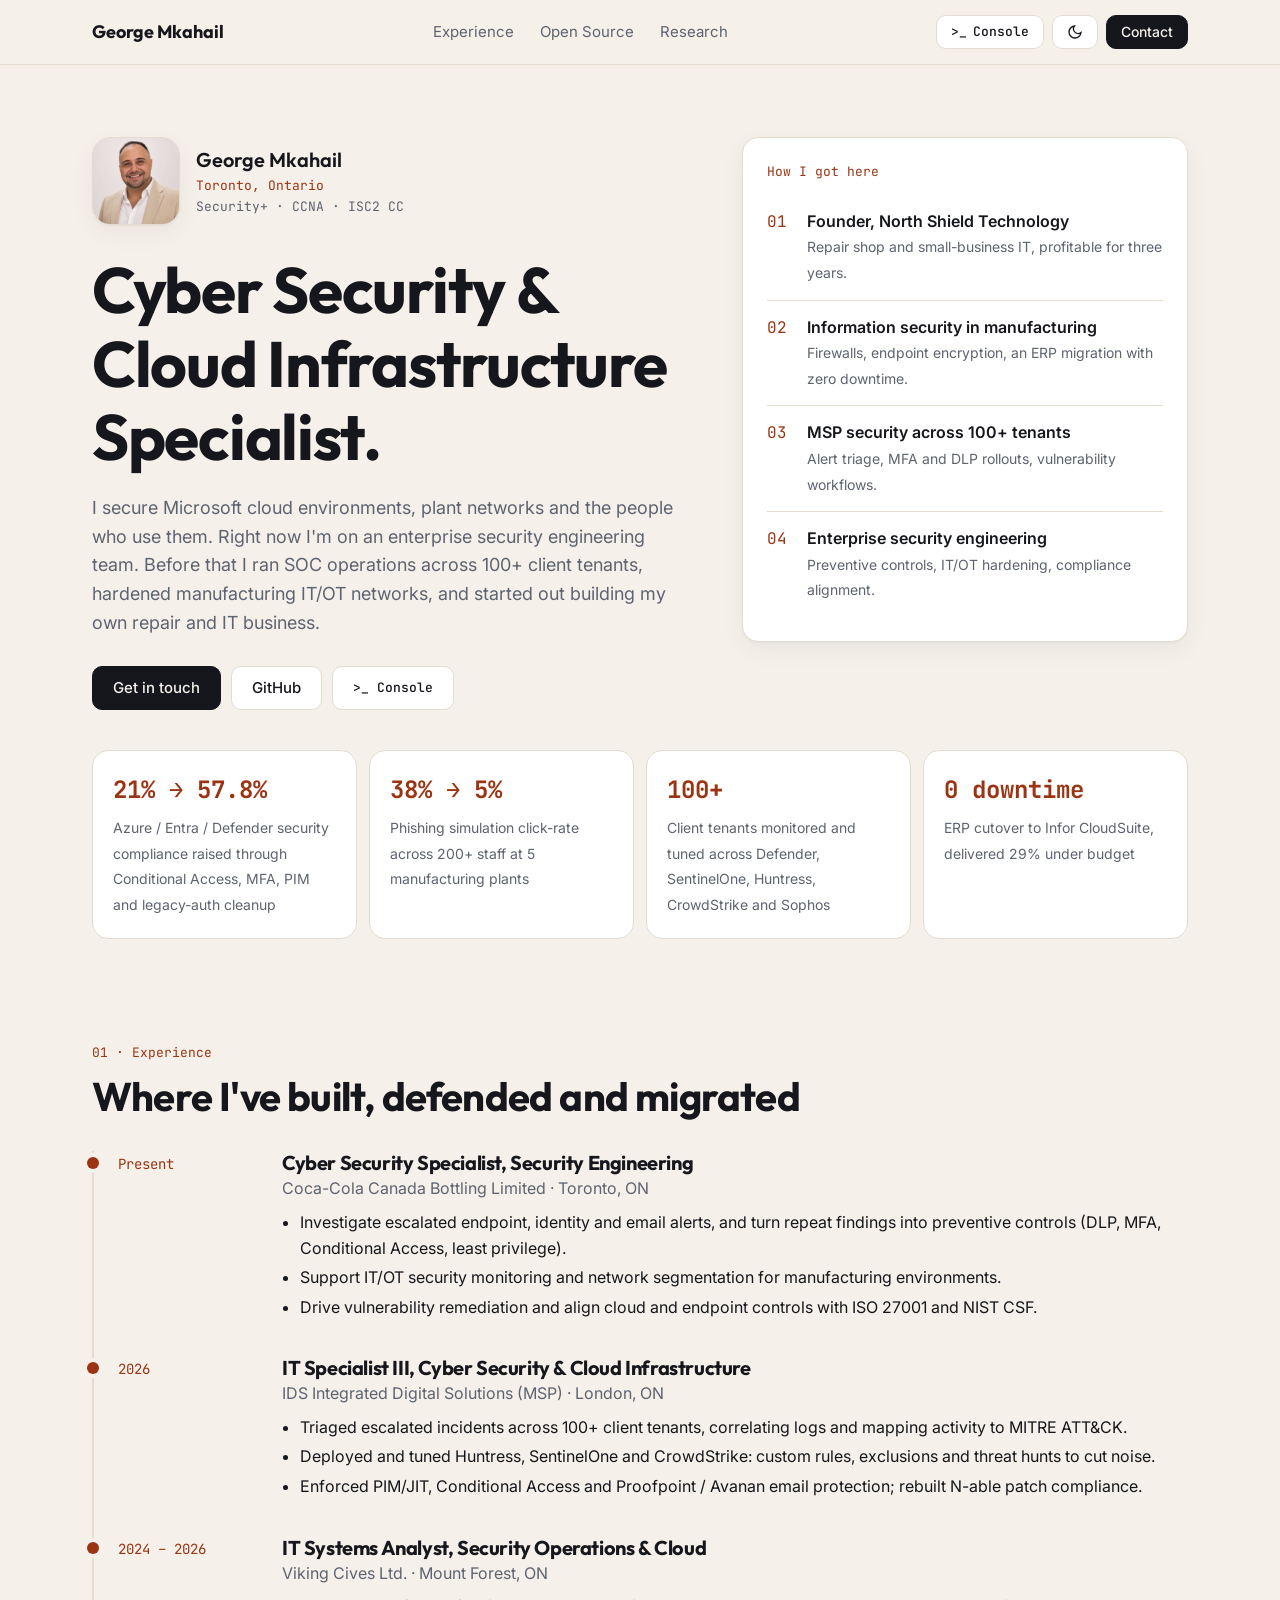
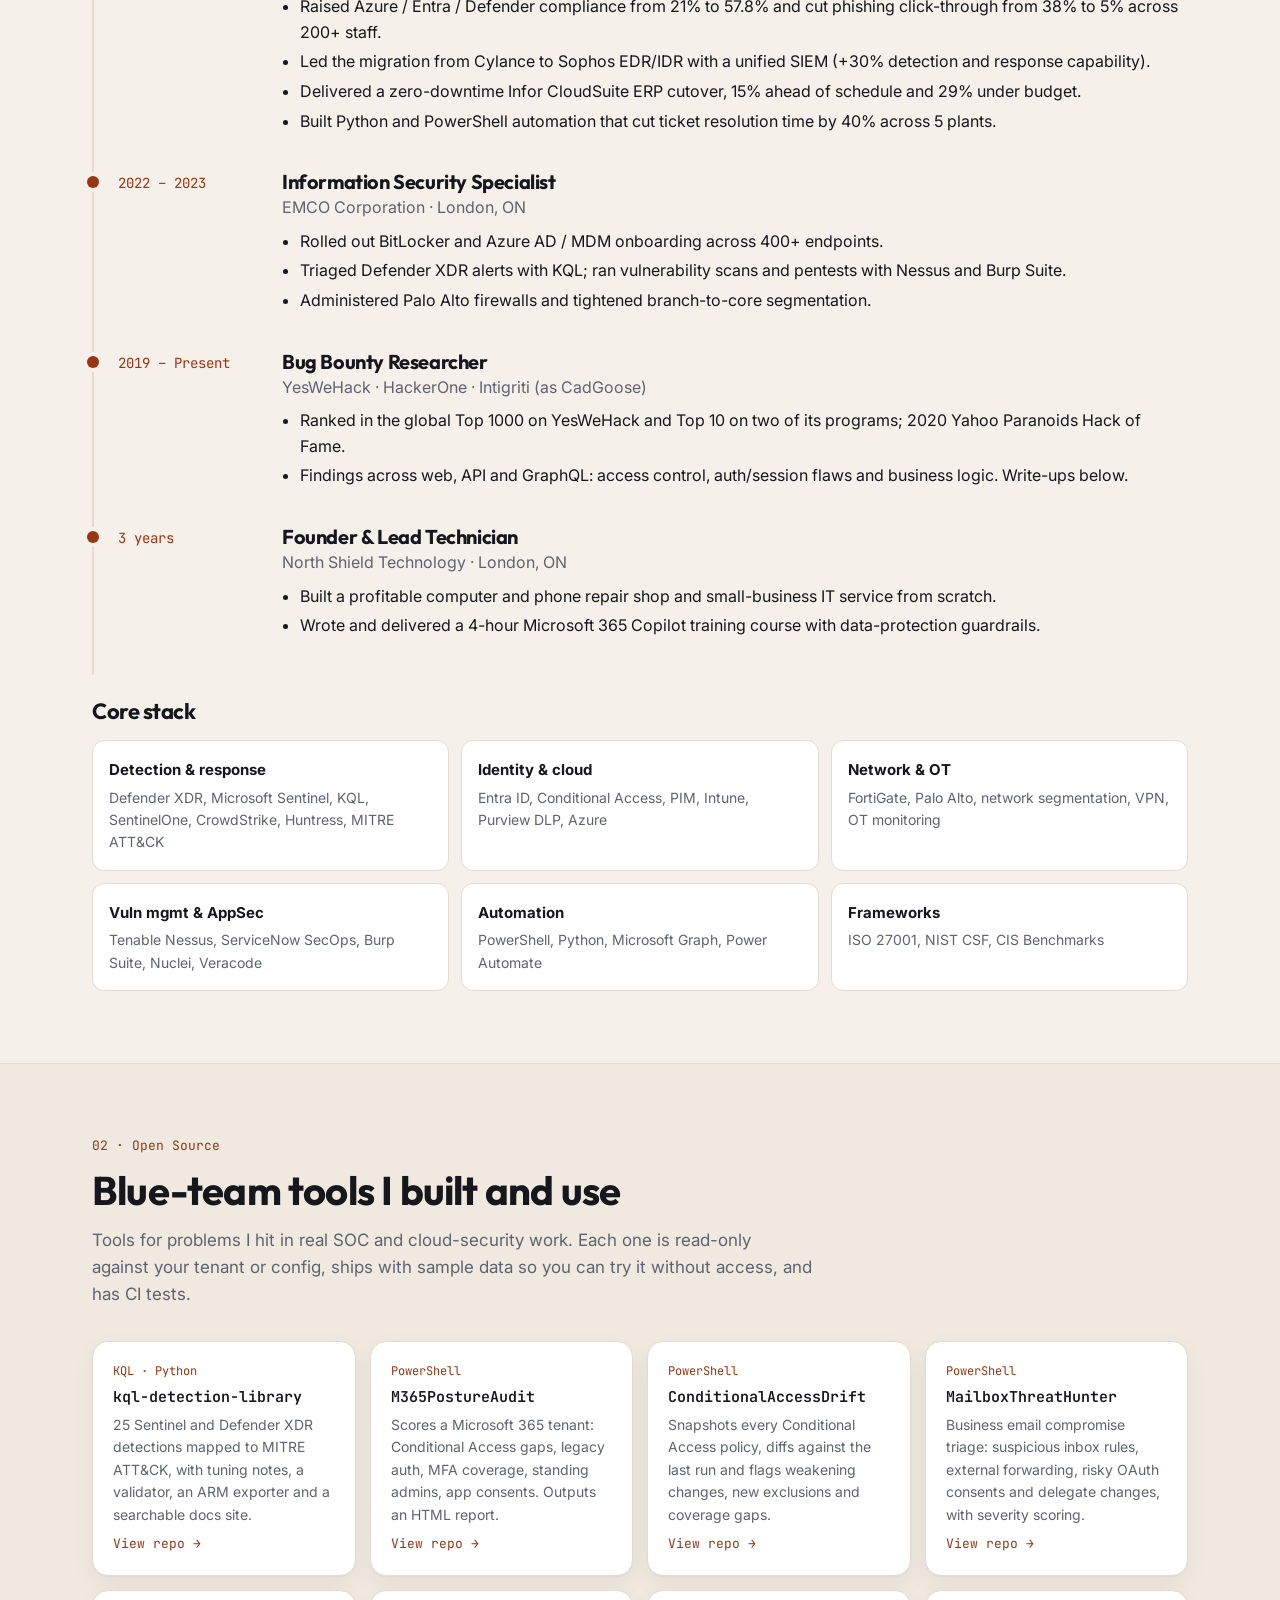
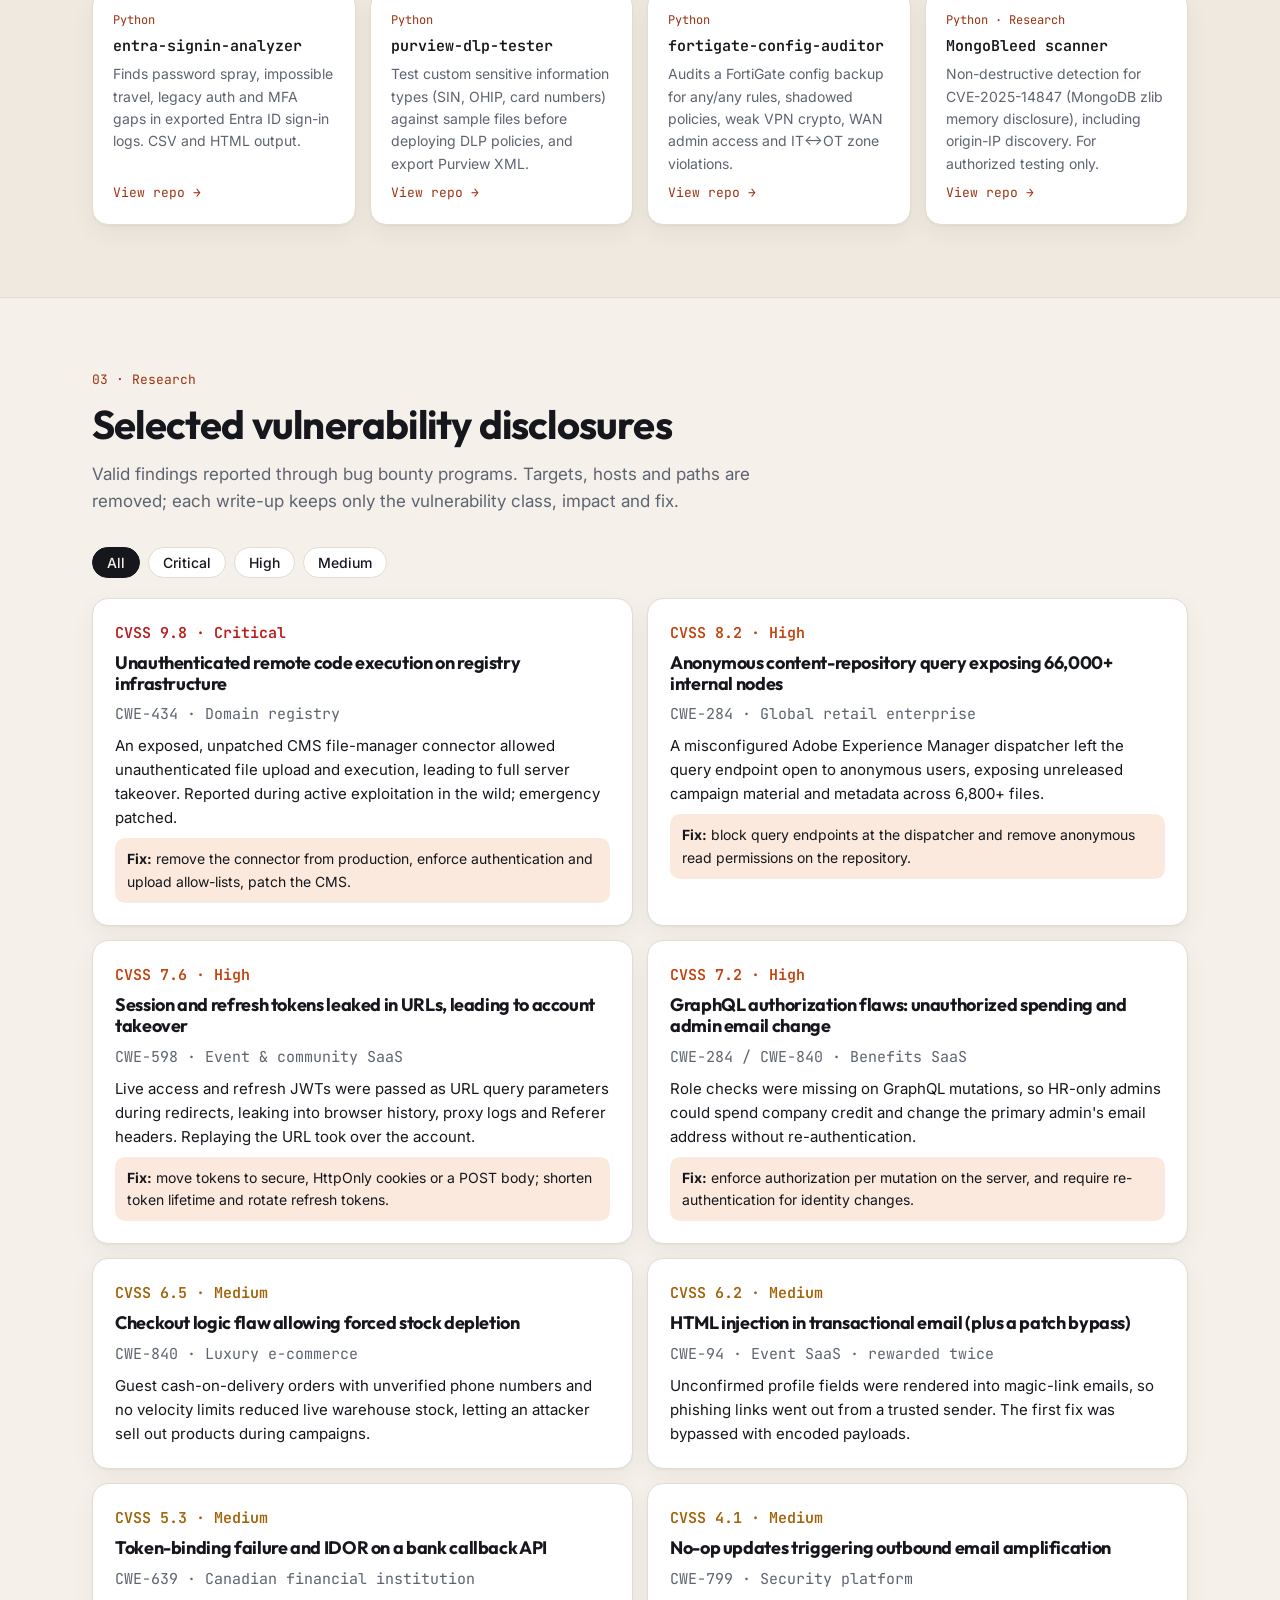
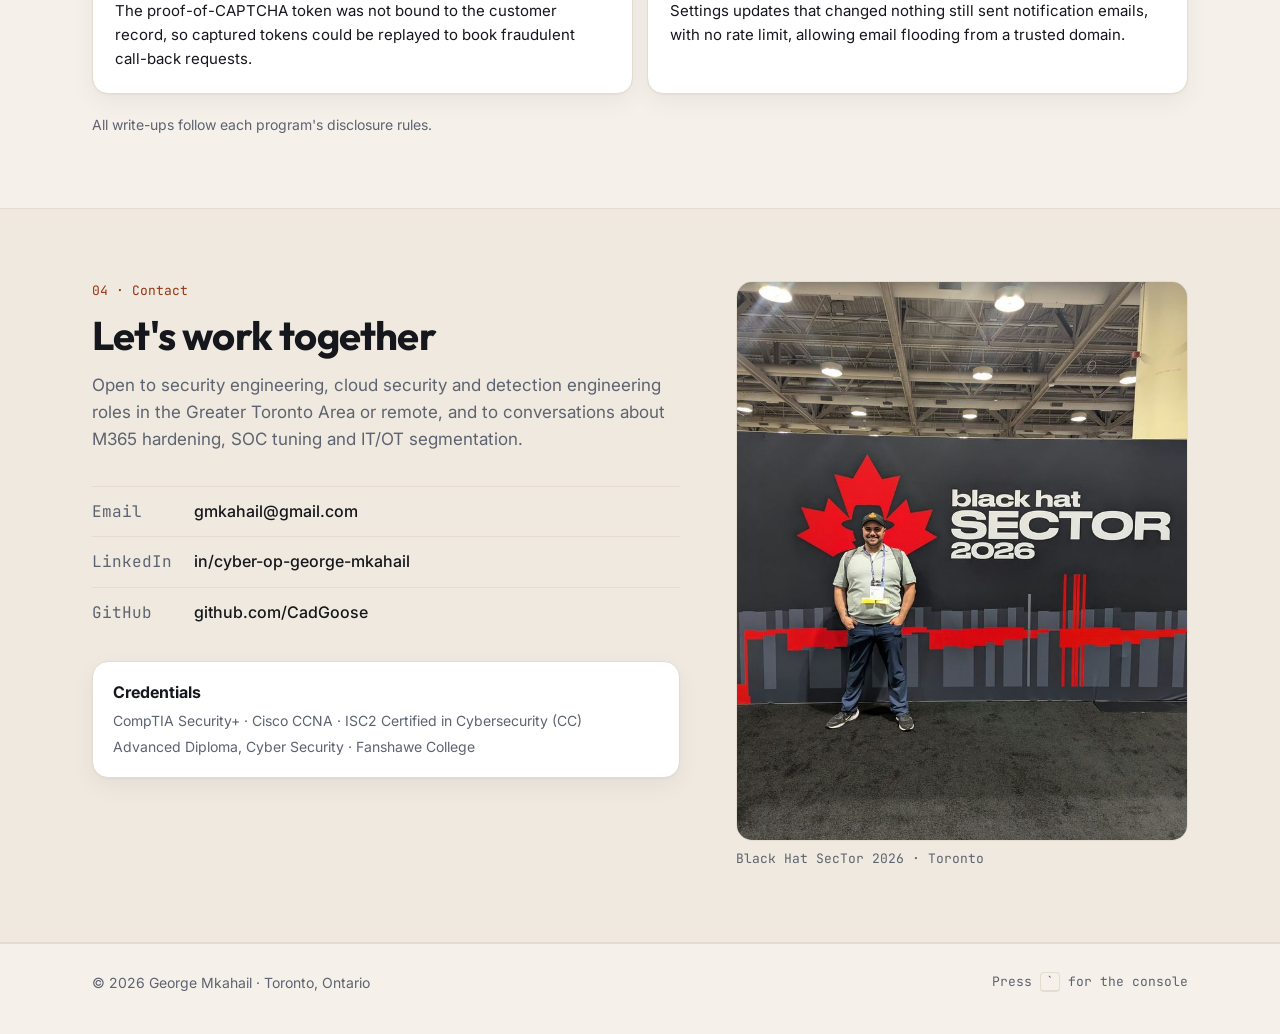
<file: index.html>
<!doctype html>
<html lang="en-CA">
<head>
<meta charset="utf-8">
<meta name="viewport" content="width=device-width, initial-scale=1">
<title>George Mkahail | Cyber Security &amp; Cloud Infrastructure Specialist</title>
<meta name="description" content="Toronto-based cyber security specialist: Microsoft cloud security (Entra ID, Defender XDR, Sentinel, Purview), multi-tenant SOC operations, IT/OT network hardening and bug bounty research.">
<link rel="canonical" href="https://cadgoose.github.io/">
<meta name="theme-color" content="#f5f1ea">
<meta property="og:type" content="website">
<meta property="og:url" content="https://cadgoose.github.io/">
<meta property="og:title" content="George Mkahail | Cyber Security &amp; Cloud Infrastructure Specialist">
<meta property="og:description" content="Microsoft cloud security, multi-tenant SOC, IT/OT hardening and bug bounty research. Open-source blue-team tooling on GitHub.">
<meta property="og:image" content="https://cadgoose.github.io/assets/og.png">
<meta property="og:image:width" content="1200">
<meta property="og:image:height" content="630">
<meta name="twitter:card" content="summary_large_image">
<link rel="icon" href="assets/favicon.svg" type="image/svg+xml">
<link rel="preconnect" href="https://fonts.googleapis.com">
<link rel="preconnect" href="https://fonts.gstatic.com" crossorigin>
<link href="https://fonts.googleapis.com/css2?family=Outfit:wght@500;600;700&family=Inter:wght@400;500;600&family=JetBrains+Mono:wght@400;600&display=swap" rel="stylesheet">
<link rel="stylesheet" href="assets/styles.css">
<script type="application/ld+json">
{
  "@context": "https://schema.org",
  "@type": "Person",
  "name": "George Mkahail",
  "jobTitle": "Cyber Security Specialist",
  "address": { "@type": "PostalAddress", "addressLocality": "Toronto", "addressRegion": "ON", "addressCountry": "CA" },
  "url": "https://cadgoose.github.io/",
  "image": "https://cadgoose.github.io/assets/george-mkahail.jpg",
  "sameAs": ["https://github.com/CadGoose", "https://www.linkedin.com/in/cyber-op-george-mkahail"],
  "hasCredential": ["CompTIA Security+", "Cisco CCNA", "ISC2 Certified in Cybersecurity"],
  "knowsAbout": ["Microsoft Defender XDR", "Microsoft Sentinel", "KQL", "Entra ID Conditional Access", "Microsoft Purview DLP", "IT/OT network segmentation", "Vulnerability management", "Bug bounty"]
}
</script>
<script>
  // Apply saved theme before paint (no flash).
  try { var t = localStorage.getItem('theme'); if (t) document.documentElement.dataset.theme = t; } catch (e) {}
</script>
</head>
<body>
<a class="skip" href="#main">Skip to content</a>

<header class="nav">
  <div class="wrap nav-inner">
    <a class="brand" href="#top">George Mkahail</a>
    <nav aria-label="Primary">
      <ul class="nav-links">
        <li><a href="#experience">Experience</a></li>
        <li><a href="#tools">Open Source</a></li>
        <li><a href="#research">Research</a></li>
      </ul>
    </nav>
    <div class="nav-actions">
      <button class="btn ghost mono" type="button" data-open-cli aria-label="Open command-line console"><span aria-hidden="true">&gt;_</span><span class="hide-sm"> Console</span></button>
      <button class="btn ghost" type="button" id="theme-toggle" aria-label="Toggle dark mode">
        <svg width="16" height="16" viewBox="0 0 24 24" fill="none" stroke="currentColor" stroke-width="2" aria-hidden="true"><path d="M21 12.8A9 9 0 1 1 11.2 3a7 7 0 0 0 9.8 9.8z"/></svg>
      </button>
      <a class="btn solid hide-sm" href="#contact">Contact</a>
    </div>
  </div>
</header>

<main id="main">
<!-- HERO -->
<section class="hero" id="top">
  <div class="wrap hero-grid">
    <div>
      <div class="id-row">
        <img class="avatar" src="assets/george-mkahail.jpg" width="96" height="96" alt="Portrait of George Mkahail">
        <div>
          <p class="name">George Mkahail</p>
          <p class="mono accent small">Toronto, Ontario</p>
          <p class="mono muted small">Security+ · CCNA · ISC2 CC</p>
        </div>
      </div>
      <h1>Cyber Security &amp; Cloud Infrastructure Specialist.</h1>
      <p class="lede">I secure Microsoft cloud environments, plant networks and the people who use them. Right now I'm on an enterprise security engineering team. Before that I ran SOC operations across 100+ client tenants, hardened manufacturing IT/OT networks, and started out building my own repair and IT business.</p>
      <div class="cta-row">
        <a class="btn solid lg" href="#contact">Get in touch</a>
        <a class="btn ghost lg" href="https://github.com/CadGoose">GitHub</a>
        <button class="btn ghost lg mono" type="button" data-open-cli>&gt;_ Console</button>
      </div>
    </div>
    <aside class="card path" aria-label="Career path">
      <p class="eyebrow">How I got here</p>
      <ol>
        <li><span class="mono accent">01</span><div><b>Founder, North Shield Technology</b><span>Repair shop and small-business IT, profitable for three years.</span></div></li>
        <li><span class="mono accent">02</span><div><b>Information security in manufacturing</b><span>Firewalls, endpoint encryption, an ERP migration with zero downtime.</span></div></li>
        <li><span class="mono accent">03</span><div><b>MSP security across 100+ tenants</b><span>Alert triage, MFA and DLP rollouts, vulnerability workflows.</span></div></li>
        <li><span class="mono accent">04</span><div><b>Enterprise security engineering</b><span>Preventive controls, IT/OT hardening, compliance alignment.</span></div></li>
      </ol>
    </aside>
  </div>

  <div class="wrap metrics">
    <div class="metric"><b class="mono">21% → 57.8%</b><span>Azure / Entra / Defender security compliance raised through Conditional Access, MFA, PIM and legacy-auth cleanup</span></div>
    <div class="metric"><b class="mono">38% → 5%</b><span>Phishing simulation click-rate across 200+ staff at 5 manufacturing plants</span></div>
    <div class="metric"><b class="mono">100+</b><span>Client tenants monitored and tuned across Defender, SentinelOne, Huntress, CrowdStrike and Sophos</span></div>
    <div class="metric"><b class="mono">0 downtime</b><span>ERP cutover to Infor CloudSuite, delivered 29% under budget</span></div>
  </div>
</section>

<!-- EXPERIENCE -->
<section id="experience" class="section">
  <div class="wrap">
    <p class="eyebrow">01 · Experience</p>
    <h2>Where I've built, defended and migrated</h2>
    <div class="timeline">
      <article class="role">
        <div class="when mono">Present</div>
        <div>
          <h3>Cyber Security Specialist, Security Engineering</h3>
          <p class="org">Coca-Cola Canada Bottling Limited · Toronto, ON</p>
          <ul>
            <li>Investigate escalated endpoint, identity and email alerts, and turn repeat findings into preventive controls (DLP, MFA, Conditional Access, least privilege).</li>
            <li>Support IT/OT security monitoring and network segmentation for manufacturing environments.</li>
            <li>Drive vulnerability remediation and align cloud and endpoint controls with ISO 27001 and NIST CSF.</li>
          </ul>
        </div>
      </article>
      <article class="role">
        <div class="when mono">2026</div>
        <div>
          <h3>IT Specialist III, Cyber Security &amp; Cloud Infrastructure</h3>
          <p class="org">IDS Integrated Digital Solutions (MSP) · London, ON</p>
          <ul>
            <li>Triaged escalated incidents across 100+ client tenants, correlating logs and mapping activity to MITRE ATT&amp;CK.</li>
            <li>Deployed and tuned Huntress, SentinelOne and CrowdStrike: custom rules, exclusions and threat hunts to cut noise.</li>
            <li>Enforced PIM/JIT, Conditional Access and Proofpoint / Avanan email protection; rebuilt N-able patch compliance.</li>
          </ul>
        </div>
      </article>
      <article class="role">
        <div class="when mono">2024 – 2026</div>
        <div>
          <h3>IT Systems Analyst, Security Operations &amp; Cloud</h3>
          <p class="org">Viking Cives Ltd. · Mount Forest, ON</p>
          <ul>
            <li>Raised Azure / Entra / Defender compliance from 21% to 57.8% and cut phishing click-through from 38% to 5% across 200+ staff.</li>
            <li>Led the migration from Cylance to Sophos EDR/IDR with a unified SIEM (+30% detection and response capability).</li>
            <li>Delivered a zero-downtime Infor CloudSuite ERP cutover, 15% ahead of schedule and 29% under budget.</li>
            <li>Built Python and PowerShell automation that cut ticket resolution time by 40% across 5 plants.</li>
          </ul>
        </div>
      </article>
      <article class="role">
        <div class="when mono">2022 – 2023</div>
        <div>
          <h3>Information Security Specialist</h3>
          <p class="org">EMCO Corporation · London, ON</p>
          <ul>
            <li>Rolled out BitLocker and Azure AD / MDM onboarding across 400+ endpoints.</li>
            <li>Triaged Defender XDR alerts with KQL; ran vulnerability scans and pentests with Nessus and Burp Suite.</li>
            <li>Administered Palo Alto firewalls and tightened branch-to-core segmentation.</li>
          </ul>
        </div>
      </article>
      <article class="role">
        <div class="when mono">2019 – Present</div>
        <div>
          <h3>Bug Bounty Researcher</h3>
          <p class="org">YesWeHack · HackerOne · Intigriti (as CadGoose)</p>
          <ul>
            <li>Ranked in the global Top 1000 on YesWeHack and Top 10 on two of its programs; 2020 Yahoo Paranoids Hack of Fame.</li>
            <li>Findings across web, API and GraphQL: access control, auth/session flaws and business logic. Write-ups below.</li>
          </ul>
        </div>
      </article>
      <article class="role">
        <div class="when mono">3 years</div>
        <div>
          <h3>Founder &amp; Lead Technician</h3>
          <p class="org">North Shield Technology · London, ON</p>
          <ul>
            <li>Built a profitable computer and phone repair shop and small-business IT service from scratch.</li>
            <li>Wrote and delivered a 4-hour Microsoft 365 Copilot training course with data-protection guardrails.</li>
          </ul>
        </div>
      </article>
    </div>

    <div class="stack">
      <h3>Core stack</h3>
      <div class="stack-grid">
        <div><b>Detection &amp; response</b><p>Defender XDR, Microsoft Sentinel, KQL, SentinelOne, CrowdStrike, Huntress, MITRE ATT&amp;CK</p></div>
        <div><b>Identity &amp; cloud</b><p>Entra ID, Conditional Access, PIM, Intune, Purview DLP, Azure</p></div>
        <div><b>Network &amp; OT</b><p>FortiGate, Palo Alto, network segmentation, VPN, OT monitoring</p></div>
        <div><b>Vuln mgmt &amp; AppSec</b><p>Tenable Nessus, ServiceNow SecOps, Burp Suite, Nuclei, Veracode</p></div>
        <div><b>Automation</b><p>PowerShell, Python, Microsoft Graph, Power Automate</p></div>
        <div><b>Frameworks</b><p>ISO 27001, NIST CSF, CIS Benchmarks</p></div>
      </div>
    </div>
  </div>
</section>

<!-- OPEN SOURCE -->
<section id="tools" class="section alt">
  <div class="wrap">
    <p class="eyebrow">02 · Open Source</p>
    <h2>Blue-team tools I built and use</h2>
    <p class="section-lede">Tools for problems I hit in real SOC and cloud-security work. Each one is read-only against your tenant or config, ships with sample data so you can try it without access, and has CI tests.</p>
    <div class="tools-grid">
      <a class="card tool" href="https://github.com/CadGoose/kql-detection-library">
        <span class="lang mono">KQL · Python</span>
        <h3>kql-detection-library</h3>
        <p>25 Sentinel and Defender XDR detections mapped to MITRE ATT&amp;CK, with tuning notes, a validator, an ARM exporter and a searchable docs site.</p>
        <span class="go mono">View repo →</span>
      </a>
      <a class="card tool" href="https://github.com/CadGoose/M365PostureAudit">
        <span class="lang mono">PowerShell</span>
        <h3>M365PostureAudit</h3>
        <p>Scores a Microsoft 365 tenant: Conditional Access gaps, legacy auth, MFA coverage, standing admins, app consents. Outputs an HTML report.</p>
        <span class="go mono">View repo →</span>
      </a>
      <a class="card tool" href="https://github.com/CadGoose/ConditionalAccessDrift">
        <span class="lang mono">PowerShell</span>
        <h3>ConditionalAccessDrift</h3>
        <p>Snapshots every Conditional Access policy, diffs against the last run and flags weakening changes, new exclusions and coverage gaps.</p>
        <span class="go mono">View repo →</span>
      </a>
      <a class="card tool" href="https://github.com/CadGoose/MailboxThreatHunter">
        <span class="lang mono">PowerShell</span>
        <h3>MailboxThreatHunter</h3>
        <p>Business email compromise triage: suspicious inbox rules, external forwarding, risky OAuth consents and delegate changes, with severity scoring.</p>
        <span class="go mono">View repo →</span>
      </a>
      <a class="card tool" href="https://github.com/CadGoose/entra-signin-analyzer">
        <span class="lang mono">Python</span>
        <h3>entra-signin-analyzer</h3>
        <p>Finds password spray, impossible travel, legacy auth and MFA gaps in exported Entra ID sign-in logs. CSV and HTML output.</p>
        <span class="go mono">View repo →</span>
      </a>
      <a class="card tool" href="https://github.com/CadGoose/purview-dlp-tester">
        <span class="lang mono">Python</span>
        <h3>purview-dlp-tester</h3>
        <p>Test custom sensitive information types (SIN, OHIP, card numbers) against sample files before deploying DLP policies, and export Purview XML.</p>
        <span class="go mono">View repo →</span>
      </a>
      <a class="card tool" href="https://github.com/CadGoose/fortigate-config-auditor">
        <span class="lang mono">Python</span>
        <h3>fortigate-config-auditor</h3>
        <p>Audits a FortiGate config backup for any/any rules, shadowed policies, weak VPN crypto, WAN admin access and IT↔OT zone violations.</p>
        <span class="go mono">View repo →</span>
      </a>
      <a class="card tool" href="https://github.com/CadGoose/MongoBleed-CVE-2025-14847-Fully-Automated-scanner">
        <span class="lang mono">Python · Research</span>
        <h3>MongoBleed scanner</h3>
        <p>Non-destructive detection for CVE-2025-14847 (MongoDB zlib memory disclosure), including origin-IP discovery. For authorized testing only.</p>
        <span class="go mono">View repo →</span>
      </a>
    </div>
  </div>
</section>

<!-- RESEARCH -->
<section id="research" class="section">
  <div class="wrap">
    <p class="eyebrow">03 · Research</p>
    <h2>Selected vulnerability disclosures</h2>
    <p class="section-lede">Valid findings reported through bug bounty programs. Targets, hosts and paths are removed; each write-up keeps only the vulnerability class, impact and fix.</p>
    <div class="filters" role="group" aria-label="Filter by severity">
      <button class="chip" aria-pressed="true" data-filter="all">All</button>
      <button class="chip" aria-pressed="false" data-filter="critical">Critical</button>
      <button class="chip" aria-pressed="false" data-filter="high">High</button>
      <button class="chip" aria-pressed="false" data-filter="medium">Medium</button>
    </div>
    <div class="vuln-grid">
      <article class="card vuln" data-sev="critical">
        <p class="sev crit mono">CVSS 9.8 · Critical</p>
        <h3>Unauthenticated remote code execution on registry infrastructure</h3>
        <p class="tag mono">CWE-434 · Domain registry</p>
        <p>An exposed, unpatched CMS file-manager connector allowed unauthenticated file upload and execution, leading to full server takeover. Reported during active exploitation in the wild; emergency patched.</p>
        <p class="fix"><b>Fix:</b> remove the connector from production, enforce authentication and upload allow-lists, patch the CMS.</p>
      </article>
      <article class="card vuln" data-sev="high">
        <p class="sev high mono">CVSS 8.2 · High</p>
        <h3>Anonymous content-repository query exposing 66,000+ internal nodes</h3>
        <p class="tag mono">CWE-284 · Global retail enterprise</p>
        <p>A misconfigured Adobe Experience Manager dispatcher left the query endpoint open to anonymous users, exposing unreleased campaign material and metadata across 6,800+ files.</p>
        <p class="fix"><b>Fix:</b> block query endpoints at the dispatcher and remove anonymous read permissions on the repository.</p>
      </article>
      <article class="card vuln" data-sev="high">
        <p class="sev high mono">CVSS 7.6 · High</p>
        <h3>Session and refresh tokens leaked in URLs, leading to account takeover</h3>
        <p class="tag mono">CWE-598 · Event &amp; community SaaS</p>
        <p>Live access and refresh JWTs were passed as URL query parameters during redirects, leaking into browser history, proxy logs and Referer headers. Replaying the URL took over the account.</p>
        <p class="fix"><b>Fix:</b> move tokens to secure, HttpOnly cookies or a POST body; shorten token lifetime and rotate refresh tokens.</p>
      </article>
      <article class="card vuln" data-sev="high">
        <p class="sev high mono">CVSS 7.2 · High</p>
        <h3>GraphQL authorization flaws: unauthorized spending and admin email change</h3>
        <p class="tag mono">CWE-284 / CWE-840 · Benefits SaaS</p>
        <p>Role checks were missing on GraphQL mutations, so HR-only admins could spend company credit and change the primary admin's email address without re-authentication.</p>
        <p class="fix"><b>Fix:</b> enforce authorization per mutation on the server, and require re-authentication for identity changes.</p>
      </article>
      <article class="card vuln" data-sev="medium">
        <p class="sev med mono">CVSS 6.5 · Medium</p>
        <h3>Checkout logic flaw allowing forced stock depletion</h3>
        <p class="tag mono">CWE-840 · Luxury e-commerce</p>
        <p>Guest cash-on-delivery orders with unverified phone numbers and no velocity limits reduced live warehouse stock, letting an attacker sell out products during campaigns.</p>
      </article>
      <article class="card vuln" data-sev="medium">
        <p class="sev med mono">CVSS 6.2 · Medium</p>
        <h3>HTML injection in transactional email (plus a patch bypass)</h3>
        <p class="tag mono">CWE-94 · Event SaaS · rewarded twice</p>
        <p>Unconfirmed profile fields were rendered into magic-link emails, so phishing links went out from a trusted sender. The first fix was bypassed with encoded payloads.</p>
      </article>
      <article class="card vuln" data-sev="medium">
        <p class="sev med mono">CVSS 5.3 · Medium</p>
        <h3>Token-binding failure and IDOR on a bank callback API</h3>
        <p class="tag mono">CWE-639 · Canadian financial institution</p>
        <p>The proof-of-CAPTCHA token was not bound to the customer record, so captured tokens could be replayed to book fraudulent call-back requests.</p>
      </article>
      <article class="card vuln" data-sev="medium">
        <p class="sev med mono">CVSS 4.1 · Medium</p>
        <h3>No-op updates triggering outbound email amplification</h3>
        <p class="tag mono">CWE-799 · Security platform</p>
        <p>Settings updates that changed nothing still sent notification emails, with no rate limit, allowing email flooding from a trusted domain.</p>
      </article>
    </div>
    <p class="note">All write-ups follow each program's disclosure rules.</p>
  </div>
</section>

<!-- CONTACT -->
<section id="contact" class="section alt">
  <div class="wrap contact-grid">
    <div>
      <p class="eyebrow">04 · Contact</p>
      <h2>Let's work together</h2>
      <p class="section-lede">Open to security engineering, cloud security and detection engineering roles in the Greater Toronto Area or remote, and to conversations about M365 hardening, SOC tuning and IT/OT segmentation.</p>
      <ul class="contact-list">
        <li><span class="mono muted">Email</span><a href="mailto:gmkahail@gmail.com">gmkahail@gmail.com</a></li>
        <li><span class="mono muted">LinkedIn</span><a href="https://www.linkedin.com/in/cyber-op-george-mkahail">in/cyber-op-george-mkahail</a></li>
        <li><span class="mono muted">GitHub</span><a href="https://github.com/CadGoose">github.com/CadGoose</a></li>
      </ul>
      <div class="creds card">
        <b>Credentials</b>
        <p>CompTIA Security+ · Cisco CCNA · ISC2 Certified in Cybersecurity (CC)</p>
        <p>Advanced Diploma, Cyber Security · Fanshawe College</p>
      </div>
    </div>
    <figure class="photo">
      <img src="assets/sector-2026.jpg" width="720" height="956" loading="lazy" alt="George Mkahail at Black Hat SecTor 2026 in Toronto">
      <figcaption class="mono muted small">Black Hat SecTor 2026 · Toronto</figcaption>
    </figure>
  </div>
</section>
</main>

<footer class="footer">
  <div class="wrap footer-inner">
    <span>© 2026 George Mkahail · Toronto, Ontario</span>
    <span class="mono muted small">Press <kbd>`</kbd> for the console</span>
  </div>
</footer>

<!-- CLI CONSOLE -->
<div class="cli" id="cli" hidden>
  <div class="cli-backdrop" data-close-cli></div>
  <div class="cli-window" role="dialog" aria-modal="true" aria-labelledby="cli-title">
    <div class="cli-bar">
      <span class="dots" aria-hidden="true"><i></i><i></i><i></i></span>
      <span id="cli-title" class="mono">george@cadgoose: ~</span>
      <button class="cli-x" type="button" data-close-cli aria-label="Close console">×</button>
    </div>
    <div class="cli-out mono" id="cli-out" aria-live="polite"></div>
    <form class="cli-in mono" id="cli-form" autocomplete="off">
      <label for="cli-input" class="accent">$</label>
      <input id="cli-input" type="text" spellcheck="false" autocapitalize="off" aria-label="Console command">
    </form>
  </div>
</div>

<script src="assets/app.js" defer></script>
</body>
</html>
</file>
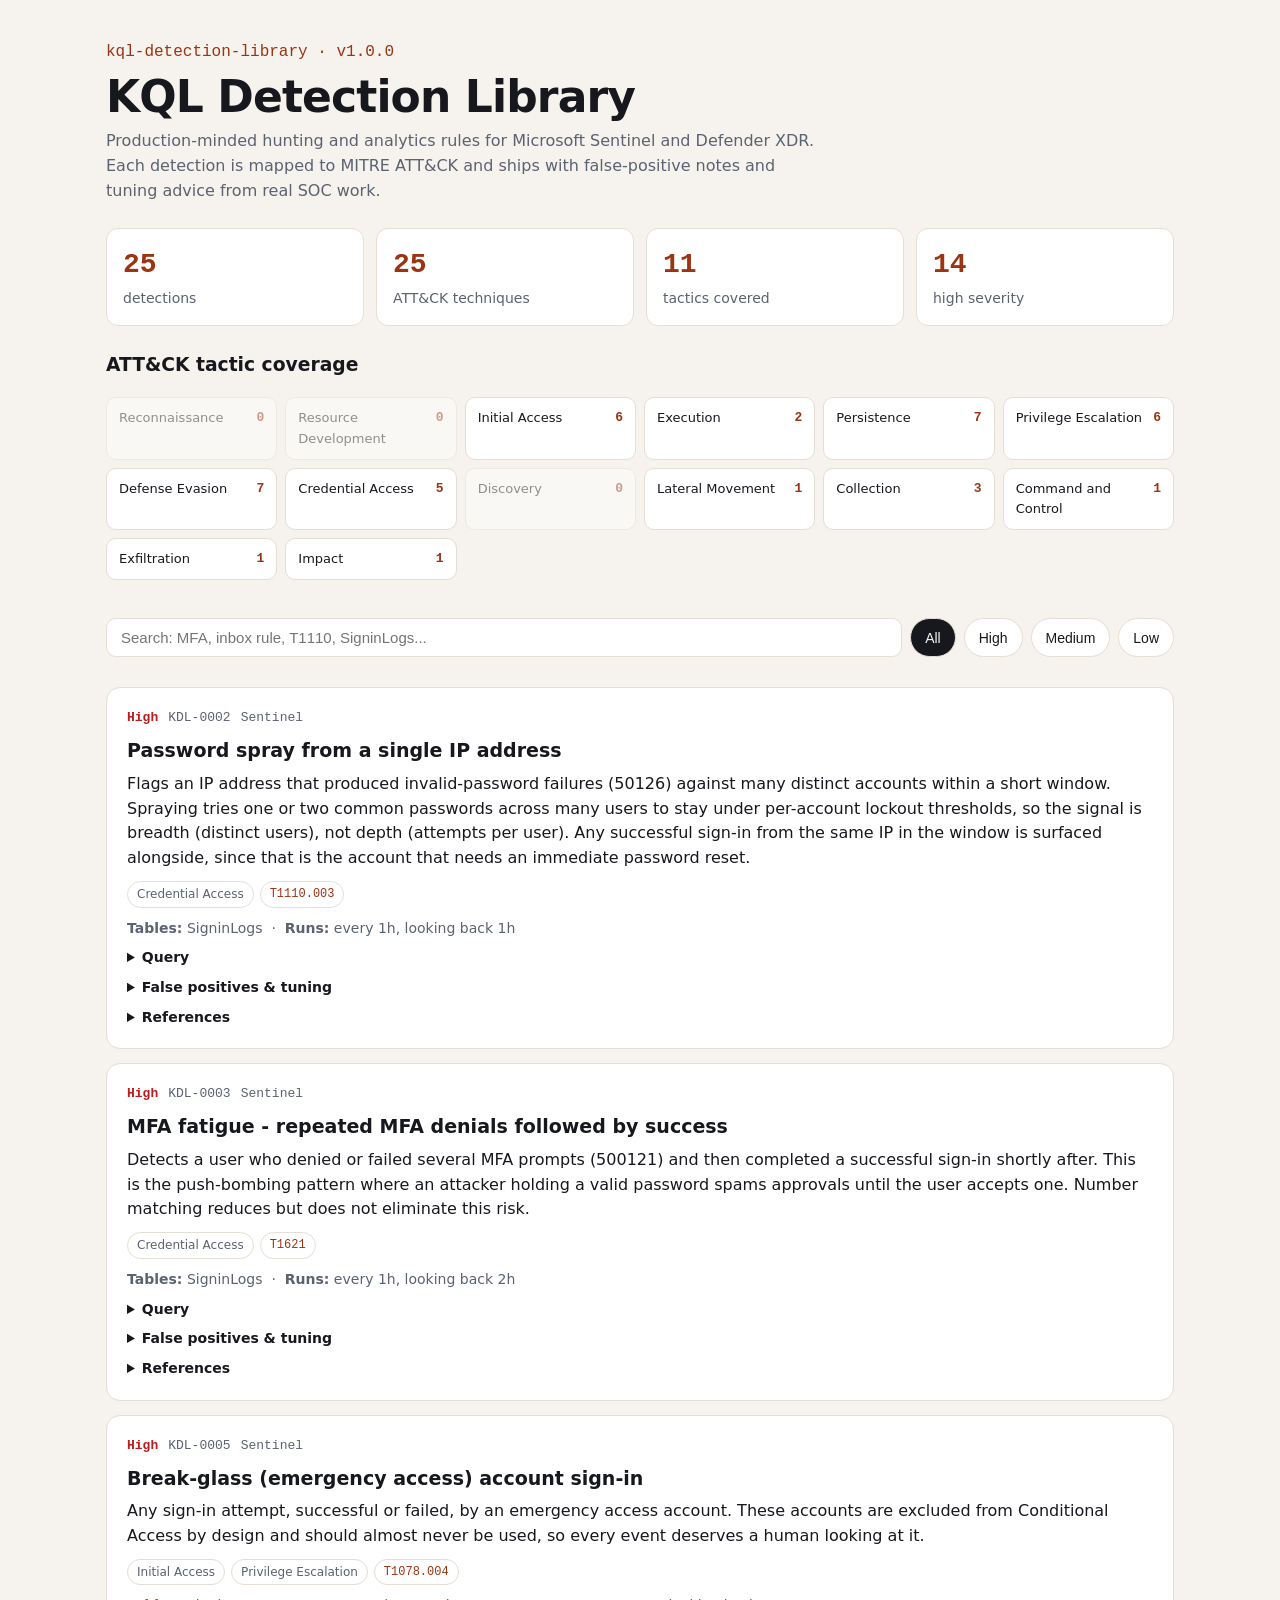
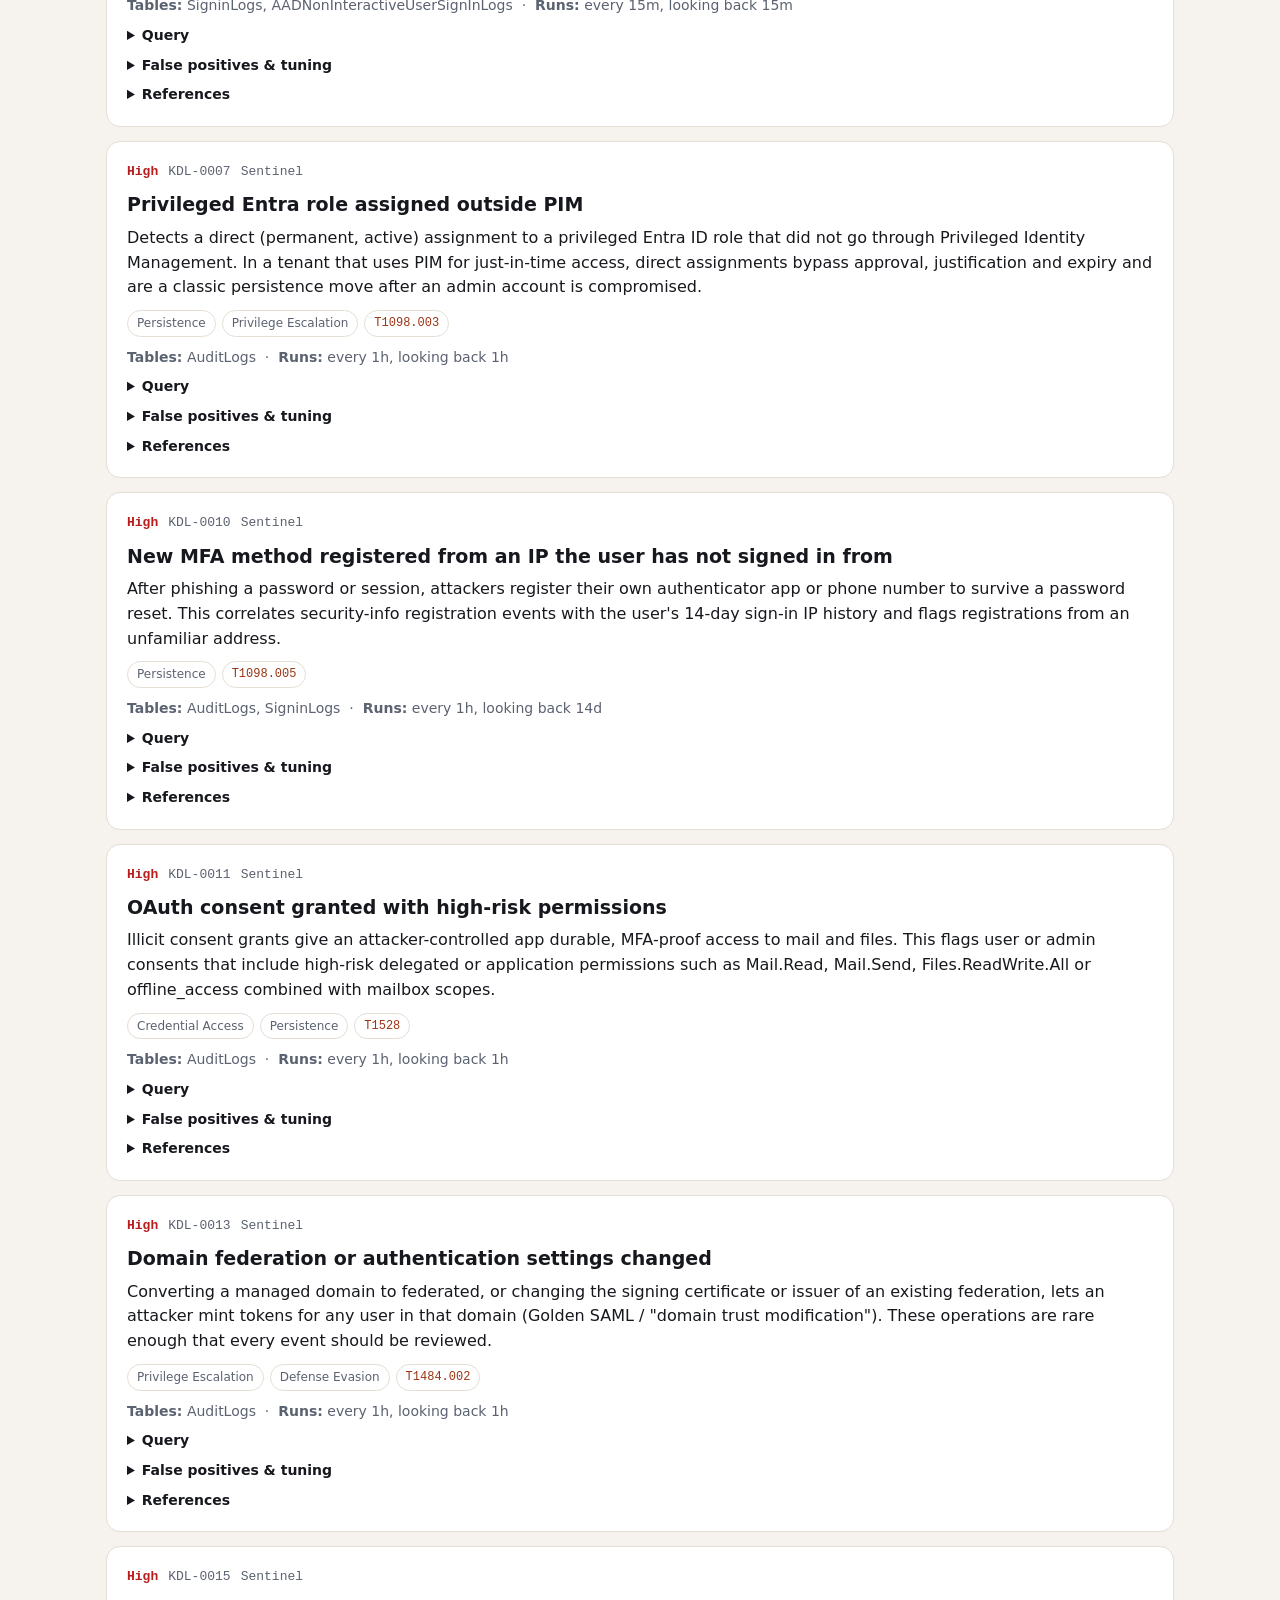
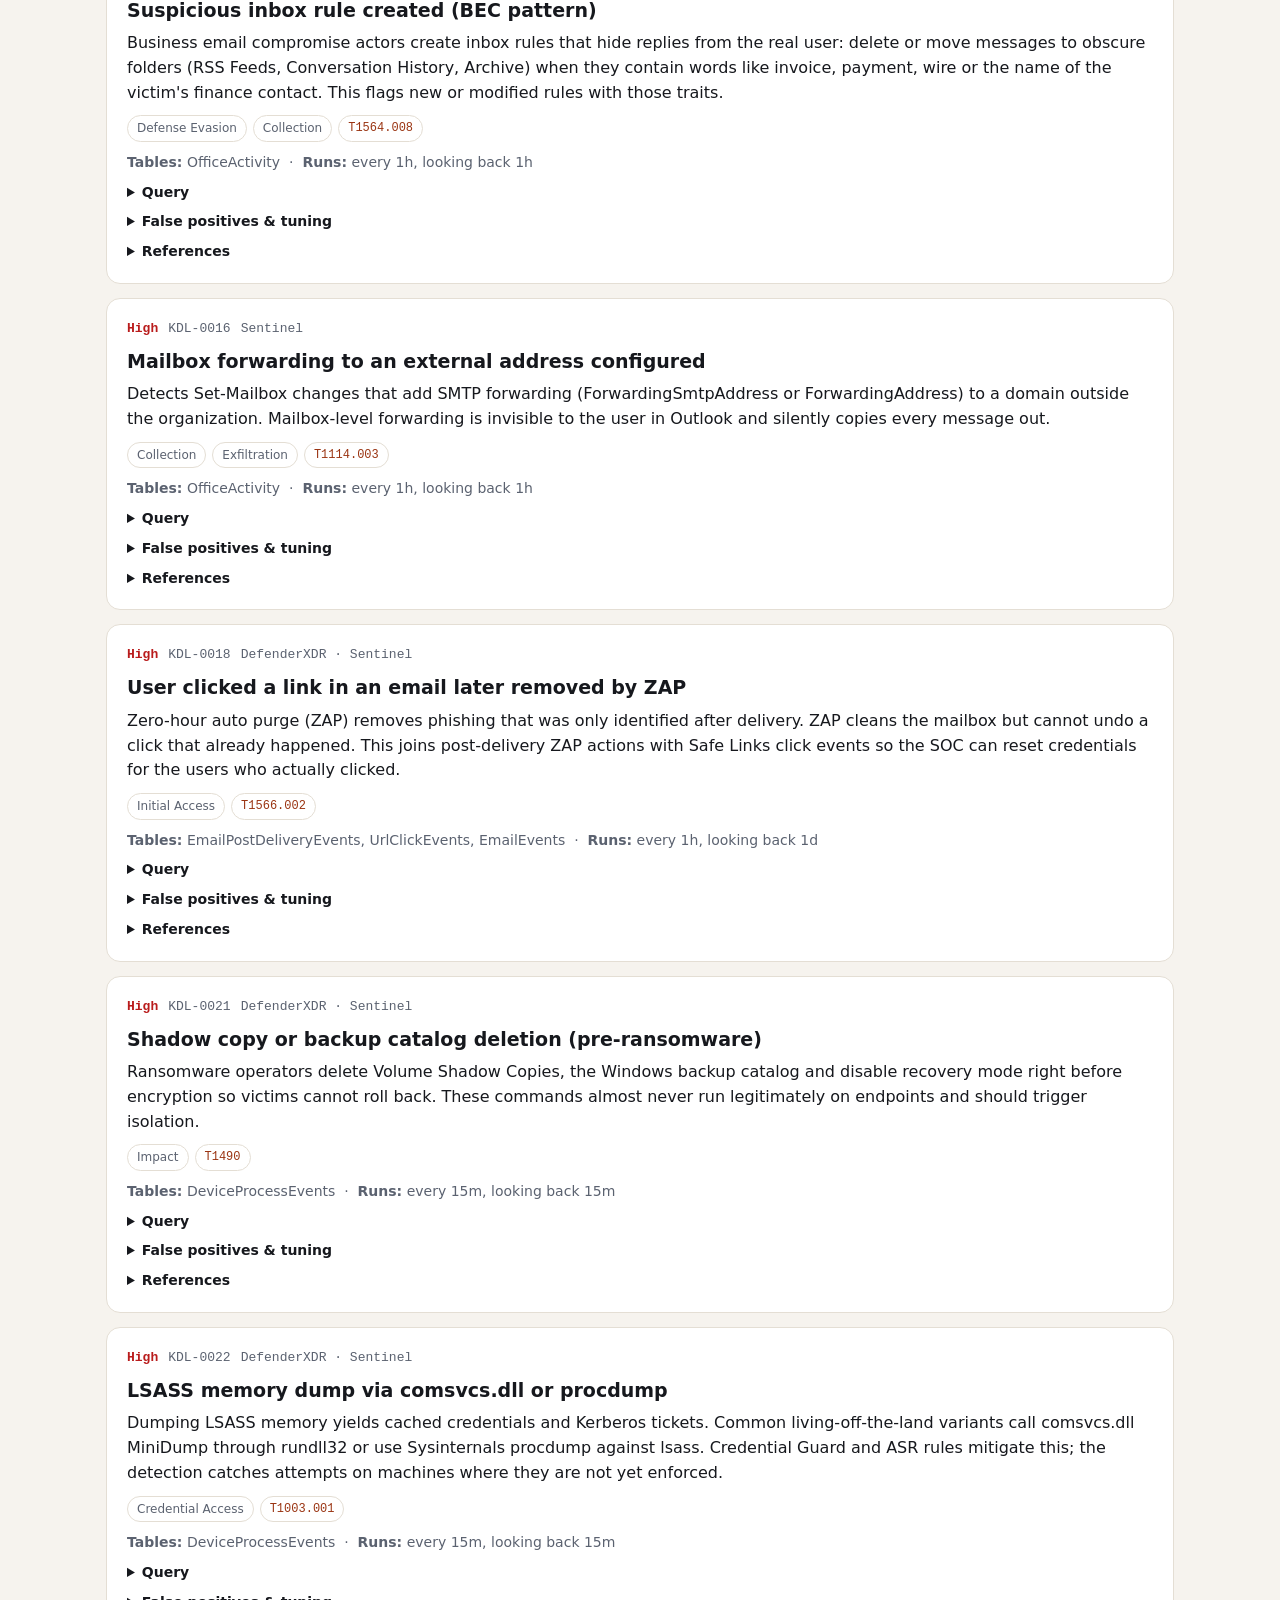
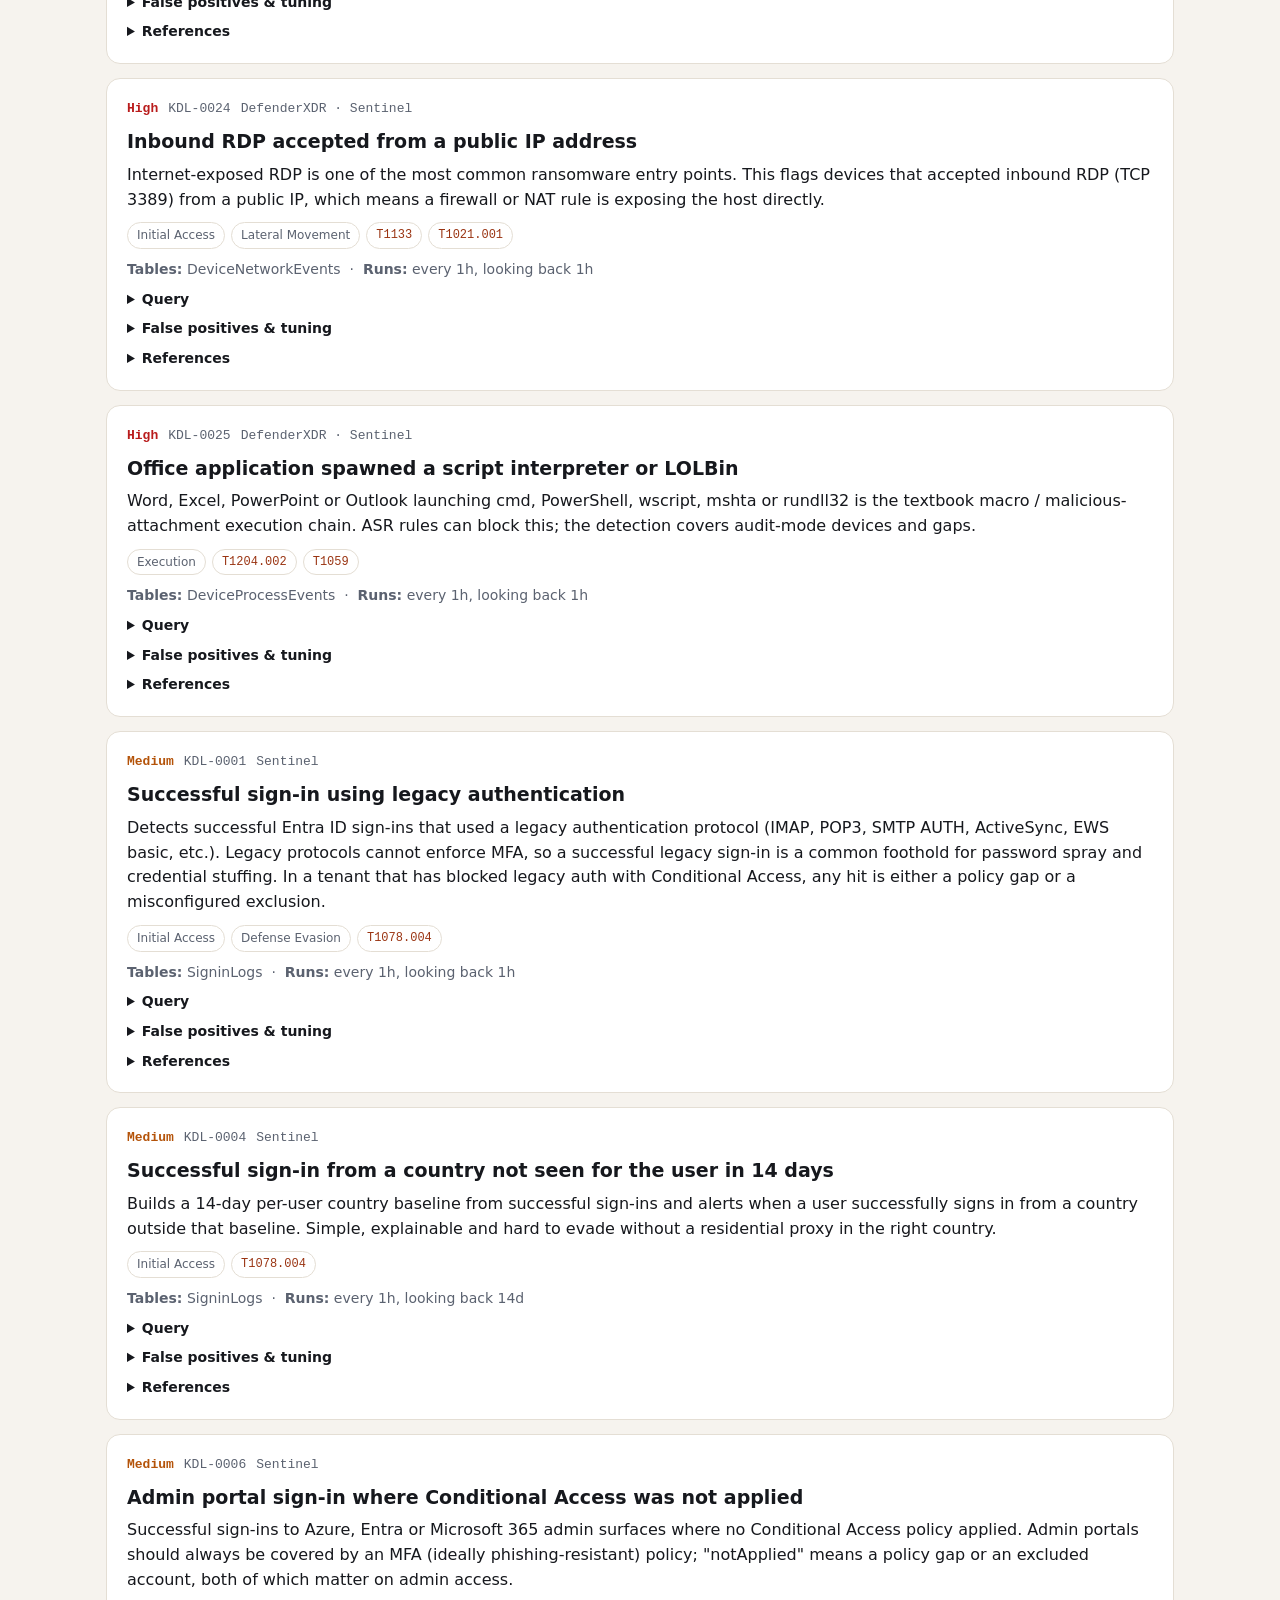
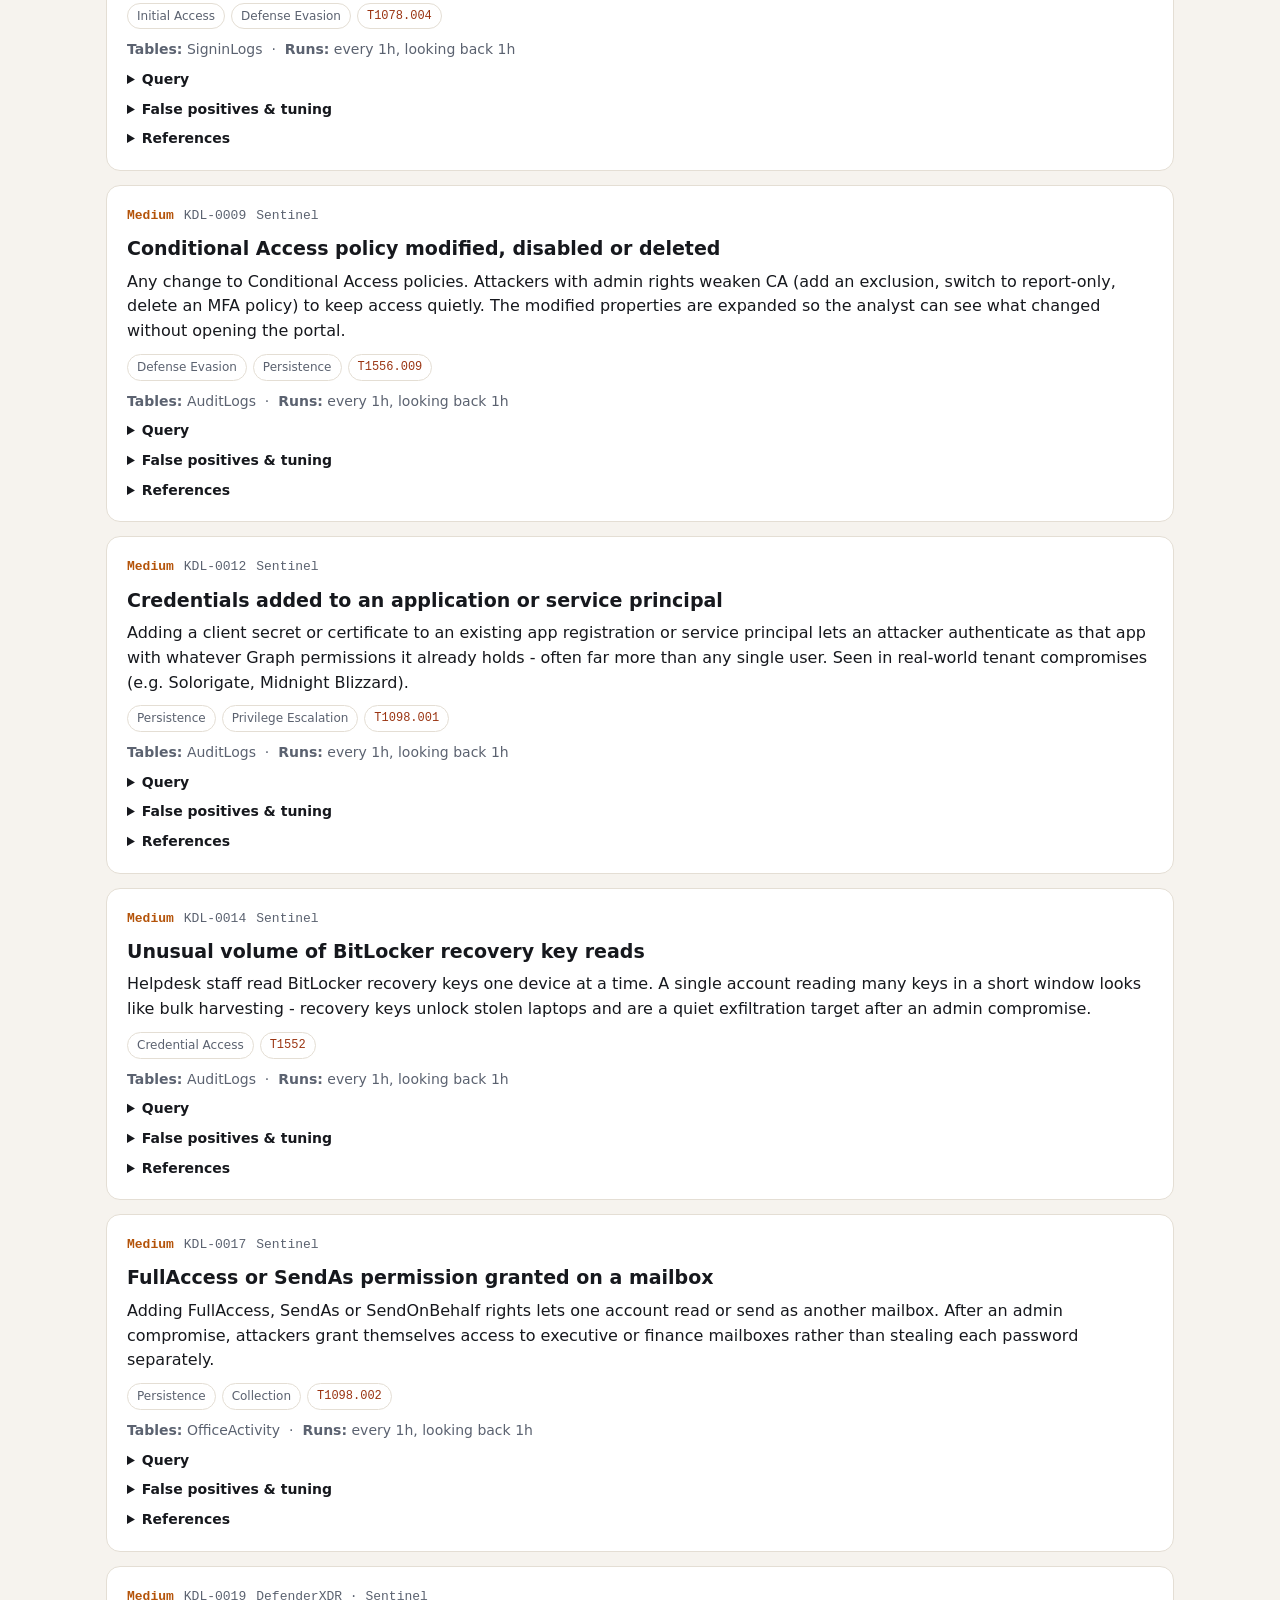
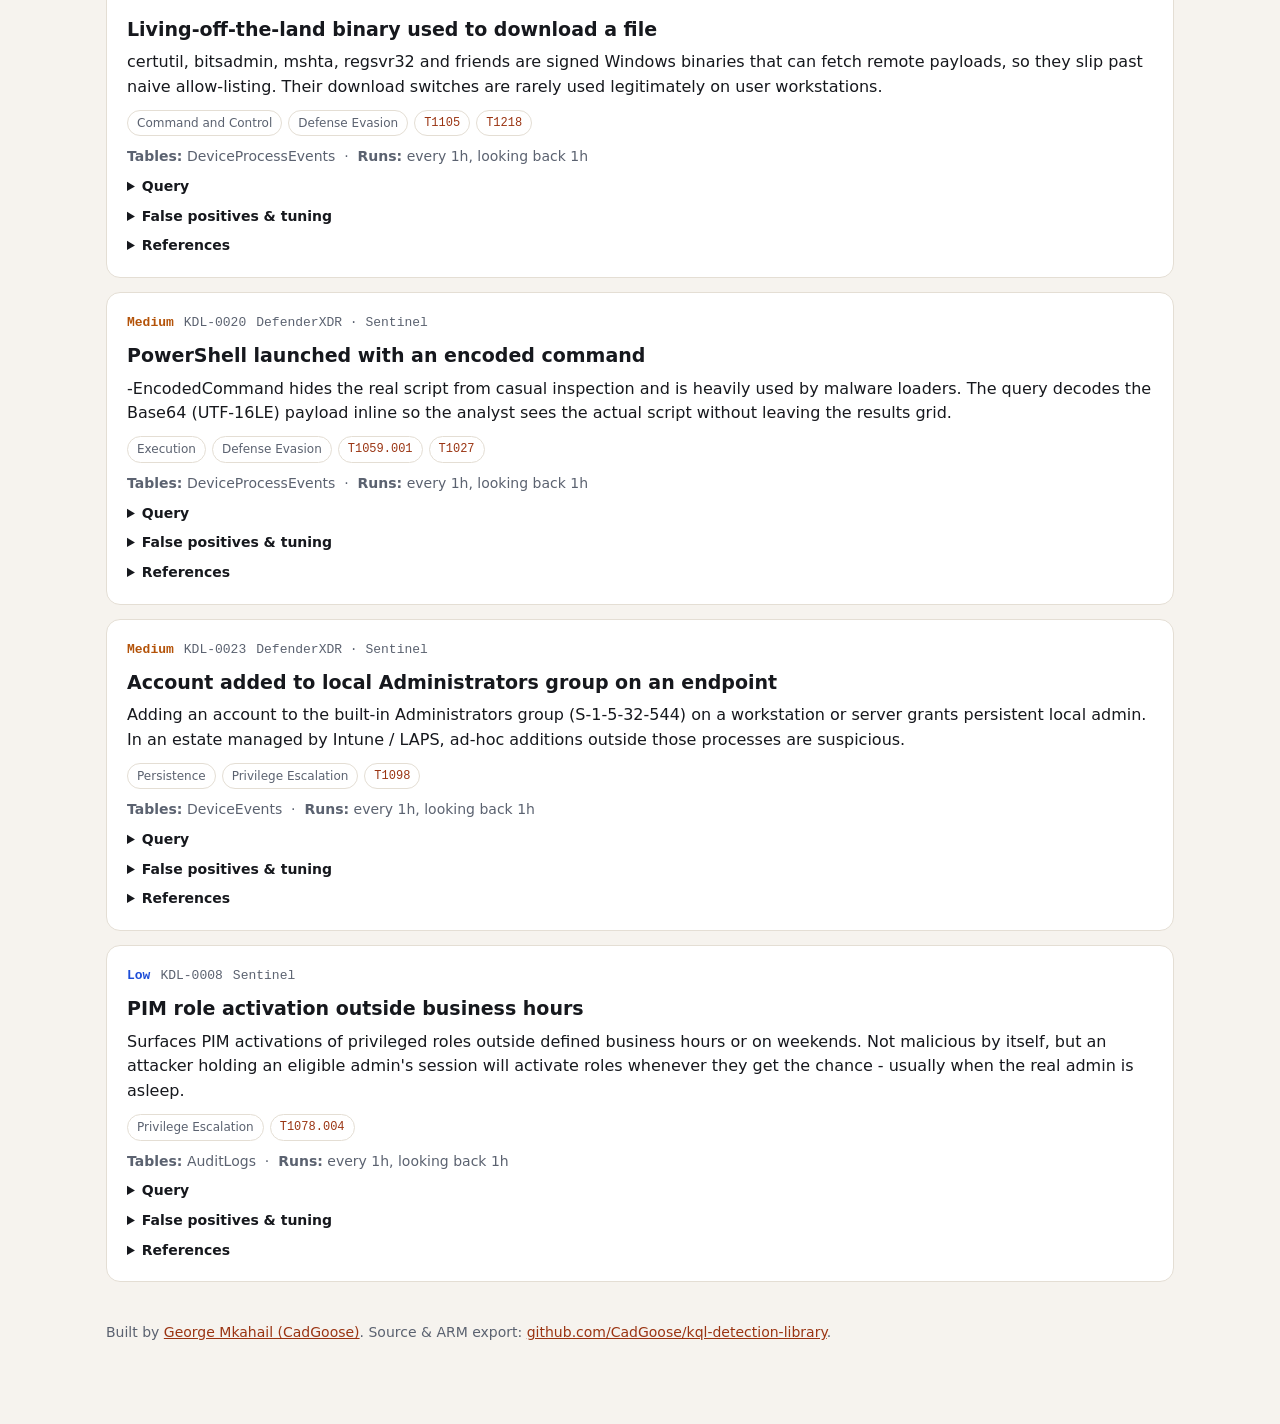
<file: kql/index.html>
<!doctype html>
<html lang="en">
<head>
<meta charset="utf-8">
<meta name="viewport" content="width=device-width, initial-scale=1">
<title>KQL Detection Library</title>
<meta name="description" content="25 Microsoft Sentinel and Defender XDR detections mapped to MITRE ATT&amp;CK, by George Mkahail (CadGoose).">
<style>
:root { --bg:#f6f3ee; --card:#fff; --ink:#16181d; --muted:#5b6270; --line:#e4ded4; --accent:#9a3412;
  --high:#b91c1c; --med:#b45309; --low:#1d4ed8; --code:#1b1d23; --codeink:#e8e6e3; }
@media (prefers-color-scheme: dark) { :root { --bg:#14161a; --card:#1c1f25; --ink:#eceae6; --muted:#a3a9b5;
  --line:#2c3038; --accent:#fb923c; --high:#f87171; --med:#fbbf24; --low:#93c5fd; --code:#0f1115; } }
* { box-sizing:border-box; }
body { margin:0; background:var(--bg); color:var(--ink); font:16px/1.55 system-ui,-apple-system,"Segoe UI",sans-serif; }
.wrap { max-width:1100px; margin:0 auto; padding:40px 16px 80px; }
h1 { font-size:clamp(28px,5vw,44px); line-height:1.1; margin:0 0 8px; letter-spacing:-.02em; }
.lede { color:var(--muted); max-width:720px; margin:0 0 24px; }
.stats { display:grid; grid-template-columns:repeat(auto-fit,minmax(140px,1fr)); gap:12px; margin:24px 0; }
.stat { background:var(--card); border:1px solid var(--line); border-radius:12px; padding:14px 16px; }
.stat b { display:block; font-size:28px; font-family:ui-monospace,Menlo,monospace; color:var(--accent); }
.stat span { color:var(--muted); font-size:14px; }
.matrix { display:grid; grid-template-columns:repeat(auto-fill,minmax(150px,1fr)); gap:8px; margin:8px 0 28px; }
.cell { background:var(--card); border:1px solid var(--line); border-radius:10px; padding:10px 12px; display:flex; justify-content:space-between; gap:8px; font-size:13px; }
.cell .count { font-family:ui-monospace,monospace; font-weight:700; color:var(--accent); }
.cell.empty { opacity:.45; }
.controls { display:flex; flex-wrap:wrap; gap:8px; margin:0 0 20px; position:sticky; top:0; background:var(--bg); padding:10px 0; z-index:2; }
input[type=search] { flex:1 1 260px; min-width:0; padding:10px 14px; border-radius:10px; border:1px solid var(--line); background:var(--card); color:var(--ink); font-size:15px; }
.filter { padding:8px 14px; border-radius:999px; border:1px solid var(--line); background:var(--card); color:var(--ink); cursor:pointer; font-size:14px; }
.filter[aria-pressed=true] { background:var(--ink); color:var(--bg); }
.card { background:var(--card); border:1px solid var(--line); border-radius:14px; padding:20px; margin:0 0 14px; }
.card header { display:flex; flex-wrap:wrap; gap:10px; align-items:center; font-family:ui-monospace,monospace; font-size:13px; color:var(--muted); }
.card h2 { font-size:19px; margin:8px 0 6px; }
.card p { margin:6px 0; }
.sev { font-weight:700; } .sev-high { color:var(--high); } .sev-medium { color:var(--med); } .sev-low,.sev-informational { color:var(--low); }
.chips { display:flex; flex-wrap:wrap; gap:6px; margin:10px 0; }
.chip { font-size:12px; padding:3px 9px; border-radius:999px; border:1px solid var(--line); color:var(--muted); text-decoration:none; }
.chip.tech { color:var(--accent); font-family:ui-monospace,monospace; }
.meta { font-size:14px; color:var(--muted); }
details { margin-top:8px; } summary { cursor:pointer; font-weight:600; font-size:14px; }
.qwrap { position:relative; }
pre { background:var(--code); color:var(--codeink); padding:16px; border-radius:10px; overflow-x:auto; font-size:13px; line-height:1.5; }
.copy { position:absolute; top:8px; right:8px; font-size:12px; padding:4px 10px; border-radius:6px; border:1px solid #444; background:#2a2d35; color:#eee; cursor:pointer; }
footer { margin-top:40px; color:var(--muted); font-size:14px; }
a { color:var(--accent); }
.hidden { display:none; }
</style>
</head>
<body>
<div class="wrap">
  <p style="font-family:ui-monospace,monospace;color:var(--accent);margin:0 0 8px">kql-detection-library · v1.0.0</p>
  <h1>KQL Detection Library</h1>
  <p class="lede">Production-minded hunting and analytics rules for Microsoft Sentinel and Defender XDR. Each detection is mapped to MITRE ATT&amp;CK and ships with false-positive notes and tuning advice from real SOC work.</p>
  <div class="stats">
    <div class="stat"><b>25</b><span>detections</span></div>
    <div class="stat"><b>25</b><span>ATT&amp;CK techniques</span></div>
    <div class="stat"><b>11</b><span>tactics covered</span></div>
    <div class="stat"><b>14</b><span>high severity</span></div>
  </div>
  <h3>ATT&amp;CK tactic coverage</h3>
  <div class="matrix"><div class="cell empty"><span class="tname">Reconnaissance</span><span class="count">0</span></div><div class="cell empty"><span class="tname">Resource Development</span><span class="count">0</span></div><div class="cell"><span class="tname">Initial Access</span><span class="count">6</span></div><div class="cell"><span class="tname">Execution</span><span class="count">2</span></div><div class="cell"><span class="tname">Persistence</span><span class="count">7</span></div><div class="cell"><span class="tname">Privilege Escalation</span><span class="count">6</span></div><div class="cell"><span class="tname">Defense Evasion</span><span class="count">7</span></div><div class="cell"><span class="tname">Credential Access</span><span class="count">5</span></div><div class="cell empty"><span class="tname">Discovery</span><span class="count">0</span></div><div class="cell"><span class="tname">Lateral Movement</span><span class="count">1</span></div><div class="cell"><span class="tname">Collection</span><span class="count">3</span></div><div class="cell"><span class="tname">Command and Control</span><span class="count">1</span></div><div class="cell"><span class="tname">Exfiltration</span><span class="count">1</span></div><div class="cell"><span class="tname">Impact</span><span class="count">1</span></div></div>
  <div class="controls" role="search">
    <input type="search" id="q" placeholder="Search: MFA, inbox rule, T1110, SigninLogs..." aria-label="Search detections">
    <button class="filter" aria-pressed="true" data-sev="">All</button>
    <button class="filter" aria-pressed="false" data-sev="High">High</button>
    <button class="filter" aria-pressed="false" data-sev="Medium">Medium</button>
    <button class="filter" aria-pressed="false" data-sev="Low">Low</button>
  </div>
  <p id="none" class="hidden">No detections match.</p>
  <main id="list">
<article class="card" id="KDL-0002" data-sev="High" data-search="kdl-0002 password spray from a single ip address flags an ip address that produced invalid-password failures (50126) against many distinct accounts within a short window. spraying tries one or two common passwords across many users to stay under per-account lockout thresholds, so the signal is breadth (distinct users), not depth (attempts per user). any successful sign-in from the same ip in the window is surfaced alongside, since that is the account that needs an immediate password reset.
 credentialaccess t1110.003 signinlogs brute force: password spraying">
  <header>
    <span class="sev sev-high">High</span>
    <span class="id">KDL-0002</span>
    <span class="platforms">Sentinel</span>
  </header>
  <h2>Password spray from a single IP address</h2>
  <p>Flags an IP address that produced invalid-password failures (50126) against many distinct accounts within a short window. Spraying tries one or two common passwords across many users to stay under per-account lockout thresholds, so the signal is breadth (distinct users), not depth (attempts per user). Any successful sign-in from the same IP in the window is surfaced alongside, since that is the account that needs an immediate password reset.</p>
  <div class="chips"><span class="chip">Credential Access</span><a class="chip tech" href="https://attack.mitre.org/techniques/T1110/003/" title="Brute Force: Password Spraying">T1110.003</a></div>
  <p class="meta"><strong>Tables:</strong> SigninLogs &nbsp;·&nbsp; <strong>Runs:</strong> every 1h, looking back 1h</p>
  <details>
    <summary>Query</summary>
    <div class="qwrap"><button class="copy" type="button" data-copy="KDL-0002">Copy</button>
    <pre><code id="q-KDL-0002">let minDistinctUsers = 10;
let window = 1h;
let failures = SigninLogs
| where TimeGenerated &gt; ago(window)
| where ResultType == &quot;50126&quot;
| summarize FailedUsers = dcount(UserPrincipalName), Attempts = count(),
    SampleUsers = make_set(UserPrincipalName, 25), FirstSeen = min(TimeGenerated),
    LastSeen = max(TimeGenerated), UserAgents = make_set(UserAgent, 5)
    by IPAddress
| where FailedUsers &gt;= minDistinctUsers;
let successes = SigninLogs
| where TimeGenerated &gt; ago(window)
| where ResultType == &quot;0&quot;
| summarize CompromisedCandidates = make_set(UserPrincipalName, 25) by IPAddress;
failures
| join kind=leftouter successes on IPAddress
| project-away IPAddress1
| extend CompromisedCandidates = coalesce(CompromisedCandidates, dynamic([]))
| order by FailedUsers desc</code></pre></div>
  </details>
  <details>
    <summary>False positives &amp; tuning</summary>
    <ul><li>A shared egress IP (VPN concentrator, campus NAT) after a mass password change.</li><li>Misconfigured app or script retrying with a stale credential across many accounts.</li></ul><ul><li>Lower minDistinctUsers for small tenants (under 200 users), raise it for large shared NAT ranges.</li><li>Exclude corporate egress IPs via a watchlist only after confirming the source.</li></ul>
  </details>
  <details><summary>References</summary><ul><li><a href="https://learn.microsoft.com/security/operations/incident-response-playbook-password-spray" rel="noopener">https://learn.microsoft.com/security/operations/incident-response-playbook-password-spray</a></li></ul></details>
</article>
<article class="card" id="KDL-0003" data-sev="High" data-search="kdl-0003 mfa fatigue - repeated mfa denials followed by success detects a user who denied or failed several mfa prompts (500121) and then completed a successful sign-in shortly after. this is the push-bombing pattern where an attacker holding a valid password spams approvals until the user accepts one. number matching reduces but does not eliminate this risk.
 credentialaccess t1621 signinlogs multi-factor authentication request generation">
  <header>
    <span class="sev sev-high">High</span>
    <span class="id">KDL-0003</span>
    <span class="platforms">Sentinel</span>
  </header>
  <h2>MFA fatigue - repeated MFA denials followed by success</h2>
  <p>Detects a user who denied or failed several MFA prompts (500121) and then completed a successful sign-in shortly after. This is the push-bombing pattern where an attacker holding a valid password spams approvals until the user accepts one. Number matching reduces but does not eliminate this risk.</p>
  <div class="chips"><span class="chip">Credential Access</span><a class="chip tech" href="https://attack.mitre.org/techniques/T1621/" title="Multi-Factor Authentication Request Generation">T1621</a></div>
  <p class="meta"><strong>Tables:</strong> SigninLogs &nbsp;·&nbsp; <strong>Runs:</strong> every 1h, looking back 2h</p>
  <details>
    <summary>Query</summary>
    <div class="qwrap"><button class="copy" type="button" data-copy="KDL-0003">Copy</button>
    <pre><code id="q-KDL-0003">let minDenials = 3;
let window = 2h;
let denials = SigninLogs
| where TimeGenerated &gt; ago(window)
| where ResultType == &quot;500121&quot;
| summarize Denials = count(), FirstDenial = min(TimeGenerated), LastDenial = max(TimeGenerated),
    DenialIPs = make_set(IPAddress, 10) by UserPrincipalName
| where Denials &gt;= minDenials;
SigninLogs
| where TimeGenerated &gt; ago(window)
| where ResultType == &quot;0&quot; and AuthenticationRequirement == &quot;multiFactorAuthentication&quot;
| project SuccessTime = TimeGenerated, UserPrincipalName, SuccessIP = IPAddress, AppDisplayName,
    Country = tostring(LocationDetails.countryOrRegion)
| join kind=inner denials on UserPrincipalName
| where SuccessTime between (FirstDenial .. (LastDenial + 30m))
| summarize arg_min(SuccessTime, *) by UserPrincipalName
| project UserPrincipalName, Denials, FirstDenial, LastDenial, SuccessTime, SuccessIP, DenialIPs, AppDisplayName, Country</code></pre></div>
  </details>
  <details>
    <summary>False positives &amp; tuning</summary>
    <ul><li>User repeatedly mistyping the number-match code on a new phone.</li></ul><ul><li>Raise minDenials if helpdesk sees frequent fat-finger denials; correlate with &quot;user reported suspicious activity&quot; events.</li></ul>
  </details>
  <details><summary>References</summary><ul><li><a href="https://attack.mitre.org/techniques/T1621/" rel="noopener">https://attack.mitre.org/techniques/T1621/</a></li></ul></details>
</article>
<article class="card" id="KDL-0005" data-sev="High" data-search="kdl-0005 break-glass (emergency access) account sign-in any sign-in attempt, successful or failed, by an emergency access account. these accounts are excluded from conditional access by design and should almost never be used, so every event deserves a human looking at it.
 initialaccess privilegeescalation t1078.004 signinlogs aadnoninteractiveusersigninlogs valid accounts: cloud accounts">
  <header>
    <span class="sev sev-high">High</span>
    <span class="id">KDL-0005</span>
    <span class="platforms">Sentinel</span>
  </header>
  <h2>Break-glass (emergency access) account sign-in</h2>
  <p>Any sign-in attempt, successful or failed, by an emergency access account. These accounts are excluded from Conditional Access by design and should almost never be used, so every event deserves a human looking at it.</p>
  <div class="chips"><span class="chip">Initial Access</span><span class="chip">Privilege Escalation</span><a class="chip tech" href="https://attack.mitre.org/techniques/T1078/004/" title="Valid Accounts: Cloud Accounts">T1078.004</a></div>
  <p class="meta"><strong>Tables:</strong> SigninLogs, AADNonInteractiveUserSignInLogs &nbsp;·&nbsp; <strong>Runs:</strong> every 15m, looking back 15m</p>
  <details>
    <summary>Query</summary>
    <div class="qwrap"><button class="copy" type="button" data-copy="KDL-0005">Copy</button>
    <pre><code id="q-KDL-0005">// Replace with your emergency access UPNs, or use: _GetWatchlist(&#x27;BreakGlassAccounts&#x27;) | project SearchKey
let breakGlass = dynamic([&quot;breakglass01@contoso.onmicrosoft.com&quot;, &quot;breakglass02@contoso.onmicrosoft.com&quot;]);
union isfuzzy=true SigninLogs, AADNonInteractiveUserSignInLogs
| where TimeGenerated &gt; ago(15m)
| where UserPrincipalName in~ (breakGlass)
// LocationDetails is dynamic in SigninLogs but string in the non-interactive table, so use Location.
| project TimeGenerated, UserPrincipalName, ResultType, ResultDescription, IPAddress, Country = Location,
    AppDisplayName, ClientAppUsed, UserAgent, Type</code></pre></div>
  </details>
  <details>
    <summary>False positives &amp; tuning</summary>
    <ul><li>Scheduled break-glass validation tests (document them and close with that reason).</li></ul><ul><li>Keep this rule at 15 minutes; route to on-call, not the normal queue.</li></ul>
  </details>
  <details><summary>References</summary><ul><li><a href="https://learn.microsoft.com/entra/identity/role-based-access-control/security-emergency-access" rel="noopener">https://learn.microsoft.com/entra/identity/role-based-access-control/security-emergency-access</a></li></ul></details>
</article>
<article class="card" id="KDL-0007" data-sev="High" data-search="kdl-0007 privileged entra role assigned outside pim detects a direct (permanent, active) assignment to a privileged entra id role that did not go through privileged identity management. in a tenant that uses pim for just-in-time access, direct assignments bypass approval, justification and expiry and are a classic persistence move after an admin account is compromised.
 persistence privilegeescalation t1098.003 auditlogs account manipulation: additional cloud roles">
  <header>
    <span class="sev sev-high">High</span>
    <span class="id">KDL-0007</span>
    <span class="platforms">Sentinel</span>
  </header>
  <h2>Privileged Entra role assigned outside PIM</h2>
  <p>Detects a direct (permanent, active) assignment to a privileged Entra ID role that did not go through Privileged Identity Management. In a tenant that uses PIM for just-in-time access, direct assignments bypass approval, justification and expiry and are a classic persistence move after an admin account is compromised.</p>
  <div class="chips"><span class="chip">Persistence</span><span class="chip">Privilege Escalation</span><a class="chip tech" href="https://attack.mitre.org/techniques/T1098/003/" title="Account Manipulation: Additional Cloud Roles">T1098.003</a></div>
  <p class="meta"><strong>Tables:</strong> AuditLogs &nbsp;·&nbsp; <strong>Runs:</strong> every 1h, looking back 1h</p>
  <details>
    <summary>Query</summary>
    <div class="qwrap"><button class="copy" type="button" data-copy="KDL-0007">Copy</button>
    <pre><code id="q-KDL-0007">let privilegedRoles = dynamic([&quot;Global Administrator&quot;, &quot;Privileged Role Administrator&quot;,
    &quot;Privileged Authentication Administrator&quot;, &quot;Security Administrator&quot;, &quot;Exchange Administrator&quot;,
    &quot;SharePoint Administrator&quot;, &quot;User Administrator&quot;, &quot;Application Administrator&quot;,
    &quot;Cloud Application Administrator&quot;, &quot;Conditional Access Administrator&quot;, &quot;Intune Administrator&quot;,
    &quot;Authentication Administrator&quot;, &quot;Hybrid Identity Administrator&quot;]);
AuditLogs
| where TimeGenerated &gt; ago(1h)
| where OperationName == &quot;Add member to role&quot;
| where LoggedByService != &quot;PIM&quot;
| extend Actor = coalesce(tostring(InitiatedBy.user.userPrincipalName), tostring(InitiatedBy.app.displayName))
| extend ActorIP = tostring(InitiatedBy.user.ipAddress)
| extend Target = tostring(TargetResources[0].userPrincipalName)
| mv-apply prop = TargetResources[0].modifiedProperties on (
    where tostring(prop.displayName) == &quot;Role.DisplayName&quot;
    | extend RoleName = trim(@&#x27;&quot;&#x27;, tostring(prop.newValue))
  )
| where RoleName in~ (privilegedRoles)
| project TimeGenerated, Actor, ActorIP, Target, RoleName, Result, CorrelationId</code></pre></div>
  </details>
  <details>
    <summary>False positives &amp; tuning</summary>
    <ul><li>Initial tenant build-out or an approved break-glass recovery.</li></ul><ul><li>If you do not use PIM yet, this fires for every role change; that is the point - make it a change-control check.</li></ul>
  </details>
  <details><summary>References</summary><ul><li><a href="https://learn.microsoft.com/entra/id-governance/privileged-identity-management/pim-configure" rel="noopener">https://learn.microsoft.com/entra/id-governance/privileged-identity-management/pim-configure</a></li></ul></details>
</article>
<article class="card" id="KDL-0010" data-sev="High" data-search="kdl-0010 new mfa method registered from an ip the user has not signed in from after phishing a password or session, attackers register their own authenticator app or phone number to survive a password reset. this correlates security-info registration events with the user&#x27;s 14-day sign-in ip history and flags registrations from an unfamiliar address.
 persistence t1098.005 auditlogs signinlogs account manipulation: device registration">
  <header>
    <span class="sev sev-high">High</span>
    <span class="id">KDL-0010</span>
    <span class="platforms">Sentinel</span>
  </header>
  <h2>New MFA method registered from an IP the user has not signed in from</h2>
  <p>After phishing a password or session, attackers register their own authenticator app or phone number to survive a password reset. This correlates security-info registration events with the user&#x27;s 14-day sign-in IP history and flags registrations from an unfamiliar address.</p>
  <div class="chips"><span class="chip">Persistence</span><a class="chip tech" href="https://attack.mitre.org/techniques/T1098/005/" title="Account Manipulation: Device Registration">T1098.005</a></div>
  <p class="meta"><strong>Tables:</strong> AuditLogs, SigninLogs &nbsp;·&nbsp; <strong>Runs:</strong> every 1h, looking back 14d</p>
  <details>
    <summary>Query</summary>
    <div class="qwrap"><button class="copy" type="button" data-copy="KDL-0010">Copy</button>
    <pre><code id="q-KDL-0010">let lookback = 14d;
let recent = 1h;
let knownIPs = SigninLogs
| where TimeGenerated between (ago(lookback) .. ago(recent))
| where ResultType == &quot;0&quot;
| summarize KnownIPs = make_set(IPAddress, 200) by UserPrincipalName;
AuditLogs
| where TimeGenerated &gt; ago(recent)
| where LoggedByService == &quot;Authentication Methods&quot;
| where OperationName in (&quot;User registered security info&quot;, &quot;User changed default security info&quot;,
    &quot;Admin registered security info&quot;)
| extend UserPrincipalName = tostring(TargetResources[0].userPrincipalName)
| extend RegistrationIP = tostring(InitiatedBy.user.ipAddress)
| join kind=leftouter knownIPs on UserPrincipalName
| where isempty(RegistrationIP) == false and not(set_has_element(coalesce(KnownIPs, dynamic([])), RegistrationIP))
| project TimeGenerated, UserPrincipalName, OperationName, ResultReason, RegistrationIP</code></pre></div>
  </details>
  <details>
    <summary>False positives &amp; tuning</summary>
    <ul><li>New phone setup from home on a residential IP never used before.</li></ul><ul><li>Restrict security-info registration to trusted locations with a CA policy on &quot;Register security information&quot;.</li></ul>
  </details>
  <details><summary>References</summary><ul><li><a href="https://learn.microsoft.com/entra/identity/conditional-access/how-to-policy-registration" rel="noopener">https://learn.microsoft.com/entra/identity/conditional-access/how-to-policy-registration</a></li></ul></details>
</article>
<article class="card" id="KDL-0011" data-sev="High" data-search="kdl-0011 oauth consent granted with high-risk permissions illicit consent grants give an attacker-controlled app durable, mfa-proof access to mail and files. this flags user or admin consents that include high-risk delegated or application permissions such as mail.read, mail.send, files.readwrite.all or offline_access combined with mailbox scopes.
 credentialaccess persistence t1528 auditlogs steal application access token">
  <header>
    <span class="sev sev-high">High</span>
    <span class="id">KDL-0011</span>
    <span class="platforms">Sentinel</span>
  </header>
  <h2>OAuth consent granted with high-risk permissions</h2>
  <p>Illicit consent grants give an attacker-controlled app durable, MFA-proof access to mail and files. This flags user or admin consents that include high-risk delegated or application permissions such as Mail.Read, Mail.Send, Files.ReadWrite.All or offline_access combined with mailbox scopes.</p>
  <div class="chips"><span class="chip">Credential Access</span><span class="chip">Persistence</span><a class="chip tech" href="https://attack.mitre.org/techniques/T1528/" title="Steal Application Access Token">T1528</a></div>
  <p class="meta"><strong>Tables:</strong> AuditLogs &nbsp;·&nbsp; <strong>Runs:</strong> every 1h, looking back 1h</p>
  <details>
    <summary>Query</summary>
    <div class="qwrap"><button class="copy" type="button" data-copy="KDL-0011">Copy</button>
    <pre><code id="q-KDL-0011">let riskyScopes = dynamic([&quot;Mail.Read&quot;, &quot;Mail.ReadWrite&quot;, &quot;Mail.Send&quot;, &quot;MailboxSettings.ReadWrite&quot;,
    &quot;Files.Read.All&quot;, &quot;Files.ReadWrite.All&quot;, &quot;Sites.ReadWrite.All&quot;, &quot;Directory.ReadWrite.All&quot;,
    &quot;User.ReadWrite.All&quot;, &quot;Application.ReadWrite.All&quot;, &quot;full_access_as_app&quot;, &quot;EWS.AccessAsUser.All&quot;]);
AuditLogs
| where TimeGenerated &gt; ago(1h)
| where OperationName == &quot;Consent to application&quot;
| extend Actor = tostring(InitiatedBy.user.userPrincipalName), ActorIP = tostring(InitiatedBy.user.ipAddress)
| extend AppName = tostring(TargetResources[0].displayName), AppId = tostring(TargetResources[0].id)
| mv-apply prop = TargetResources[0].modifiedProperties on (
    where tostring(prop.displayName) in (&quot;ConsentAction.Permissions&quot;, &quot;ConsentContext.IsAdminConsent&quot;)
    | summarize Props = make_bag(bag_pack(tostring(prop.displayName), tostring(prop.newValue)))
  )
| extend Permissions = tostring(Props[&quot;ConsentAction.Permissions&quot;]), IsAdminConsent = tostring(Props[&quot;ConsentContext.IsAdminConsent&quot;])
| extend MatchedScopes = set_intersect(extract_all(@&quot;([A-Za-z_]+\.[A-Za-z.]+|full_access_as_app)&quot;, Permissions), riskyScopes)
| where array_length(MatchedScopes) &gt; 0
| project TimeGenerated, Actor, ActorIP, AppName, AppId, IsAdminConsent, MatchedScopes, Permissions</code></pre></div>
  </details>
  <details>
    <summary>False positives &amp; tuning</summary>
    <ul><li>Legitimate admin-approved integrations (backup, e-signature, CRM mail sync).</li></ul><ul><li>Disable user consent or restrict to verified publishers + low-risk scopes; this rule then catches admin consents only.</li></ul>
  </details>
  <details><summary>References</summary><ul><li><a href="https://learn.microsoft.com/security/operations/incident-response-playbook-app-consent" rel="noopener">https://learn.microsoft.com/security/operations/incident-response-playbook-app-consent</a></li></ul></details>
</article>
<article class="card" id="KDL-0013" data-sev="High" data-search="kdl-0013 domain federation or authentication settings changed converting a managed domain to federated, or changing the signing certificate or issuer of an existing federation, lets an attacker mint tokens for any user in that domain (golden saml / &quot;domain trust modification&quot;). these operations are rare enough that every event should be reviewed.
 privilegeescalation defenseevasion t1484.002 auditlogs domain or tenant policy modification: trust modification">
  <header>
    <span class="sev sev-high">High</span>
    <span class="id">KDL-0013</span>
    <span class="platforms">Sentinel</span>
  </header>
  <h2>Domain federation or authentication settings changed</h2>
  <p>Converting a managed domain to federated, or changing the signing certificate or issuer of an existing federation, lets an attacker mint tokens for any user in that domain (Golden SAML / &quot;domain trust modification&quot;). These operations are rare enough that every event should be reviewed.</p>
  <div class="chips"><span class="chip">Privilege Escalation</span><span class="chip">Defense Evasion</span><a class="chip tech" href="https://attack.mitre.org/techniques/T1484/002/" title="Domain or Tenant Policy Modification: Trust Modification">T1484.002</a></div>
  <p class="meta"><strong>Tables:</strong> AuditLogs &nbsp;·&nbsp; <strong>Runs:</strong> every 1h, looking back 1h</p>
  <details>
    <summary>Query</summary>
    <div class="qwrap"><button class="copy" type="button" data-copy="KDL-0013">Copy</button>
    <pre><code id="q-KDL-0013">AuditLogs
| where TimeGenerated &gt; ago(1h)
| where OperationName in (&quot;Set federation settings on domain&quot;, &quot;Set domain authentication&quot;,
    &quot;Add unverified domain&quot;, &quot;Verify domain&quot;, &quot;Add verified domain&quot;)
| extend Actor = coalesce(tostring(InitiatedBy.user.userPrincipalName), tostring(InitiatedBy.app.displayName))
| extend ActorIP = tostring(InitiatedBy.user.ipAddress)
| extend Domain = tostring(TargetResources[0].displayName)
| extend Changes = TargetResources[0].modifiedProperties
| project TimeGenerated, OperationName, Domain, Actor, ActorIP, Result, Changes</code></pre></div>
  </details>
  <details>
    <summary>False positives &amp; tuning</summary>
    <ul><li>Planned identity-provider migrations (e.g. AD FS to cloud auth) - tie to a change ticket.</li></ul><ul><li>Do not tune out; route straight to the identity owner.</li></ul>
  </details>
  <details><summary>References</summary><ul><li><a href="https://attack.mitre.org/techniques/T1484/002/" rel="noopener">https://attack.mitre.org/techniques/T1484/002/</a></li></ul></details>
</article>
<article class="card" id="KDL-0015" data-sev="High" data-search="kdl-0015 suspicious inbox rule created (bec pattern) business email compromise actors create inbox rules that hide replies from the real user: delete or move messages to obscure folders (rss feeds, conversation history, archive) when they contain words like invoice, payment, wire or the name of the victim&#x27;s finance contact. this flags new or modified rules with those traits.
 defenseevasion collection t1564.008 officeactivity hide artifacts: email hiding rules">
  <header>
    <span class="sev sev-high">High</span>
    <span class="id">KDL-0015</span>
    <span class="platforms">Sentinel</span>
  </header>
  <h2>Suspicious inbox rule created (BEC pattern)</h2>
  <p>Business email compromise actors create inbox rules that hide replies from the real user: delete or move messages to obscure folders (RSS Feeds, Conversation History, Archive) when they contain words like invoice, payment, wire or the name of the victim&#x27;s finance contact. This flags new or modified rules with those traits.</p>
  <div class="chips"><span class="chip">Defense Evasion</span><span class="chip">Collection</span><a class="chip tech" href="https://attack.mitre.org/techniques/T1564/008/" title="Hide Artifacts: Email Hiding Rules">T1564.008</a></div>
  <p class="meta"><strong>Tables:</strong> OfficeActivity &nbsp;·&nbsp; <strong>Runs:</strong> every 1h, looking back 1h</p>
  <details>
    <summary>Query</summary>
    <div class="qwrap"><button class="copy" type="button" data-copy="KDL-0015">Copy</button>
    <pre><code id="q-KDL-0015">let keywords = dynamic([&quot;invoice&quot;, &quot;payment&quot;, &quot;wire&quot;, &quot;transfer&quot;, &quot;bank&quot;, &quot;remittance&quot;, &quot;ach&quot;,
    &quot;urgent&quot;, &quot;w2&quot;, &quot;payroll&quot;, &quot;deposit&quot;, &quot;hacked&quot;, &quot;phish&quot;, &quot;suspicious&quot;, &quot;fraud&quot;]);
let hiddenFolders = dynamic([&quot;RSS Feeds&quot;, &quot;RSS Subscriptions&quot;, &quot;Conversation History&quot;, &quot;Archive&quot;, &quot;Junk Email&quot;, &quot;Deleted Items&quot;]);
OfficeActivity
| where TimeGenerated &gt; ago(1h)
| where Operation in (&quot;New-InboxRule&quot;, &quot;Set-InboxRule&quot;, &quot;UpdateInboxRules&quot;)
| extend Params = parse_json(Parameters)
| mv-apply p = Params on (
    summarize RuleParams = make_bag(bag_pack(tostring(p.Name), tostring(p.Value)))
  )
| extend RuleName = tostring(RuleParams.Name),
    DeletesMail = tostring(RuleParams.DeleteMessage) =~ &quot;True&quot; or tostring(RuleParams.SoftDeleteMessage) =~ &quot;True&quot;,
    MarksRead = tostring(RuleParams.MarkAsRead) =~ &quot;True&quot;,
    MoveTo = tostring(RuleParams.MoveToFolder),
    ForwardTo = strcat(tostring(RuleParams.ForwardTo), tostring(RuleParams.RedirectTo), tostring(RuleParams.ForwardAsAttachmentTo)),
    Words = tolower(strcat(tostring(RuleParams.SubjectContainsWords), &quot; &quot;, tostring(RuleParams.SubjectOrBodyContainsWords), &quot; &quot;, tostring(RuleParams.BodyContainsWords)))
| extend KeywordHit = Words has_any (keywords),
    HiddenFolder = MoveTo has_any (hiddenFolders),
    ShortName = strlen(RuleName) &lt;= 2 or RuleName matches regex @&quot;^[\.\s,;]+$&quot;
| extend Score = toint(DeletesMail) * 2 + toint(MarksRead) + toint(HiddenFolder) * 2 + toint(KeywordHit) * 2
    + toint(isnotempty(ForwardTo)) * 3 + toint(ShortName)
| where Score &gt;= 3
| project TimeGenerated, UserId, ClientIP, Operation, RuleName, Score, DeletesMail, MarksRead, MoveTo, ForwardTo, Words
| order by Score desc</code></pre></div>
  </details>
  <details>
    <summary>False positives &amp; tuning</summary>
    <ul><li>Users filing vendor invoices into an &quot;Archive&quot; folder with mark-as-read.</li></ul><ul><li>Raise the Score threshold to 4 if your users heavily automate mailbox filing.</li><li>Pair with MailboxThreatHunter for a tenant-wide sweep of existing rules (this rule only sees new changes).</li></ul>
  </details>
  <details><summary>References</summary><ul><li><a href="https://learn.microsoft.com/security/operations/incident-response-playbook-compromised-malicious-app" rel="noopener">https://learn.microsoft.com/security/operations/incident-response-playbook-compromised-malicious-app</a></li></ul></details>
</article>
<article class="card" id="KDL-0016" data-sev="High" data-search="kdl-0016 mailbox forwarding to an external address configured detects set-mailbox changes that add smtp forwarding (forwardingsmtpaddress or forwardingaddress) to a domain outside the organization. mailbox-level forwarding is invisible to the user in outlook and silently copies every message out.
 collection exfiltration t1114.003 officeactivity email collection: email forwarding rule">
  <header>
    <span class="sev sev-high">High</span>
    <span class="id">KDL-0016</span>
    <span class="platforms">Sentinel</span>
  </header>
  <h2>Mailbox forwarding to an external address configured</h2>
  <p>Detects Set-Mailbox changes that add SMTP forwarding (ForwardingSmtpAddress or ForwardingAddress) to a domain outside the organization. Mailbox-level forwarding is invisible to the user in Outlook and silently copies every message out.</p>
  <div class="chips"><span class="chip">Collection</span><span class="chip">Exfiltration</span><a class="chip tech" href="https://attack.mitre.org/techniques/T1114/003/" title="Email Collection: Email Forwarding Rule">T1114.003</a></div>
  <p class="meta"><strong>Tables:</strong> OfficeActivity &nbsp;·&nbsp; <strong>Runs:</strong> every 1h, looking back 1h</p>
  <details>
    <summary>Query</summary>
    <div class="qwrap"><button class="copy" type="button" data-copy="KDL-0016">Copy</button>
    <pre><code id="q-KDL-0016">// List your accepted domains so internal forwarding is not flagged.
let internalDomains = dynamic([&quot;contoso.com&quot;, &quot;contoso.onmicrosoft.com&quot;]);
OfficeActivity
| where TimeGenerated &gt; ago(1h)
| where Operation in (&quot;Set-Mailbox&quot;, &quot;New-TransportRule&quot;, &quot;Set-TransportRule&quot;)
| extend Params = parse_json(Parameters)
| mv-apply p = Params on (
    summarize P = make_bag(bag_pack(tostring(p.Name), tostring(p.Value)))
  )
| extend ForwardTo = tostring(coalesce(P.ForwardingSmtpAddress, P.ForwardingAddress,
    P.RedirectMessageTo, P.BlindCopyTo, P.CopyTo))
| where isnotempty(ForwardTo)
| extend ForwardDomain = tolower(extract(@&quot;@([A-Za-z0-9\.\-]+)&quot;, 1, ForwardTo))
| where isnotempty(ForwardDomain) and not(ForwardDomain in (internalDomains))
| extend DeliverToMailboxAndForward = tostring(P.DeliverToMailboxAndForward)
| project TimeGenerated, Operation, Actor = UserId, ClientIP, Target = OfficeObjectId,
    ForwardTo, ForwardDomain, DeliverToMailboxAndForward</code></pre></div>
  </details>
  <details>
    <summary>False positives &amp; tuning</summary>
    <ul><li>Executives forwarding to an approved personal assistant service; mergers with not-yet-accepted domains.</li></ul><ul><li>Block automatic external forwarding with the outbound spam policy; this rule then catches policy bypass attempts.</li></ul>
  </details>
  <details><summary>References</summary><ul><li><a href="https://learn.microsoft.com/defender-office-365/outbound-spam-policies-external-email-forwarding" rel="noopener">https://learn.microsoft.com/defender-office-365/outbound-spam-policies-external-email-forwarding</a></li></ul></details>
</article>
<article class="card" id="KDL-0018" data-sev="High" data-search="kdl-0018 user clicked a link in an email later removed by zap zero-hour auto purge (zap) removes phishing that was only identified after delivery. zap cleans the mailbox but cannot undo a click that already happened. this joins post-delivery zap actions with safe links click events so the soc can reset credentials for the users who actually clicked.
 initialaccess t1566.002 emailpostdeliveryevents urlclickevents emailevents phishing: spearphishing link">
  <header>
    <span class="sev sev-high">High</span>
    <span class="id">KDL-0018</span>
    <span class="platforms">DefenderXDR · Sentinel</span>
  </header>
  <h2>User clicked a link in an email later removed by ZAP</h2>
  <p>Zero-hour auto purge (ZAP) removes phishing that was only identified after delivery. ZAP cleans the mailbox but cannot undo a click that already happened. This joins post-delivery ZAP actions with Safe Links click events so the SOC can reset credentials for the users who actually clicked.</p>
  <div class="chips"><span class="chip">Initial Access</span><a class="chip tech" href="https://attack.mitre.org/techniques/T1566/002/" title="Phishing: Spearphishing Link">T1566.002</a></div>
  <p class="meta"><strong>Tables:</strong> EmailPostDeliveryEvents, UrlClickEvents, EmailEvents &nbsp;·&nbsp; <strong>Runs:</strong> every 1h, looking back 1d</p>
  <details>
    <summary>Query</summary>
    <div class="qwrap"><button class="copy" type="button" data-copy="KDL-0018">Copy</button>
    <pre><code id="q-KDL-0018">let lookback = 1d;
let zapped = EmailPostDeliveryEvents
| where Timestamp &gt; ago(lookback)
| where ActionType in (&quot;Phish ZAP&quot;, &quot;Malware ZAP&quot;)
| project ZapTime = Timestamp, NetworkMessageId, ZapAction = ActionType, RecipientEmailAddress;
UrlClickEvents
| where Timestamp &gt; ago(lookback)
| where ActionType in (&quot;ClickAllowed&quot;, &quot;UrlScanInProgress&quot;) or IsClickedThrough == true
| project ClickTime = Timestamp, NetworkMessageId, AccountUpn, Url, ClickAction = ActionType, IPAddress
| join kind=inner zapped on NetworkMessageId
| where ClickTime &lt;= ZapTime
| join kind=leftouter (EmailEvents | where Timestamp &gt; ago(lookback)
    | project NetworkMessageId, Subject, SenderFromAddress, SenderIPv4) on NetworkMessageId
| project ClickTime, ZapTime, AccountUpn, Url, ClickAction, ZapAction, Subject, SenderFromAddress, SenderIPv4, IPAddress</code></pre></div>
  </details>
  <details>
    <summary>False positives &amp; tuning</summary>
    <ul><li>Rare; ZAP false positives on legitimate bulk mail occasionally occur.</li></ul><ul><li>Feed results into an automated &quot;revoke sessions + require password change&quot; playbook.</li></ul>
  </details>
  <details><summary>References</summary><ul><li><a href="https://learn.microsoft.com/defender-office-365/zero-hour-auto-purge" rel="noopener">https://learn.microsoft.com/defender-office-365/zero-hour-auto-purge</a></li></ul></details>
</article>
<article class="card" id="KDL-0021" data-sev="High" data-search="kdl-0021 shadow copy or backup catalog deletion (pre-ransomware) ransomware operators delete volume shadow copies, the windows backup catalog and disable recovery mode right before encryption so victims cannot roll back. these commands almost never run legitimately on endpoints and should trigger isolation.
 impact t1490 deviceprocessevents inhibit system recovery">
  <header>
    <span class="sev sev-high">High</span>
    <span class="id">KDL-0021</span>
    <span class="platforms">DefenderXDR · Sentinel</span>
  </header>
  <h2>Shadow copy or backup catalog deletion (pre-ransomware)</h2>
  <p>Ransomware operators delete Volume Shadow Copies, the Windows backup catalog and disable recovery mode right before encryption so victims cannot roll back. These commands almost never run legitimately on endpoints and should trigger isolation.</p>
  <div class="chips"><span class="chip">Impact</span><a class="chip tech" href="https://attack.mitre.org/techniques/T1490/" title="Inhibit System Recovery">T1490</a></div>
  <p class="meta"><strong>Tables:</strong> DeviceProcessEvents &nbsp;·&nbsp; <strong>Runs:</strong> every 15m, looking back 15m</p>
  <details>
    <summary>Query</summary>
    <div class="qwrap"><button class="copy" type="button" data-copy="KDL-0021">Copy</button>
    <pre><code id="q-KDL-0021">DeviceProcessEvents
| where Timestamp &gt; ago(15m)
| where (FileName =~ &quot;vssadmin.exe&quot; and ProcessCommandLine has_all (&quot;delete&quot;, &quot;shadows&quot;))
    or (FileName =~ &quot;vssadmin.exe&quot; and ProcessCommandLine has_all (&quot;resize&quot;, &quot;shadowstorage&quot;))
    or (FileName =~ &quot;wmic.exe&quot; and ProcessCommandLine has_all (&quot;shadowcopy&quot;, &quot;delete&quot;))
    or (FileName =~ &quot;wbadmin.exe&quot; and ProcessCommandLine has_any (&quot;delete catalog&quot;, &quot;delete systemstatebackup&quot;))
    or (FileName =~ &quot;bcdedit.exe&quot; and ProcessCommandLine has_any (&quot;recoveryenabled no&quot;, &quot;bootstatuspolicy ignoreallfailures&quot;))
    or (FileName in~ (&quot;powershell.exe&quot;, &quot;pwsh.exe&quot;) and ProcessCommandLine has &quot;Win32_ShadowCopy&quot; and ProcessCommandLine has_any (&quot;Delete&quot;, &quot;Remove-&quot;))
| project Timestamp, DeviceName, AccountName, FileName, ProcessCommandLine,
    InitiatingProcessFileName, InitiatingProcessCommandLine, InitiatingProcessSHA256</code></pre></div>
  </details>
  <details>
    <summary>False positives &amp; tuning</summary>
    <ul><li>Backup software resizing shadow storage (validate the parent process and signer).</li></ul><ul><li>Wire to an automated device isolation response; minutes matter here.</li></ul>
  </details>
  <details><summary>References</summary><ul><li><a href="https://attack.mitre.org/techniques/T1490/" rel="noopener">https://attack.mitre.org/techniques/T1490/</a></li></ul></details>
</article>
<article class="card" id="KDL-0022" data-sev="High" data-search="kdl-0022 lsass memory dump via comsvcs.dll or procdump dumping lsass memory yields cached credentials and kerberos tickets. common living-off-the-land variants call comsvcs.dll minidump through rundll32 or use sysinternals procdump against lsass. credential guard and asr rules mitigate this; the detection catches attempts on machines where they are not yet enforced.
 credentialaccess t1003.001 deviceprocessevents os credential dumping: lsass memory">
  <header>
    <span class="sev sev-high">High</span>
    <span class="id">KDL-0022</span>
    <span class="platforms">DefenderXDR · Sentinel</span>
  </header>
  <h2>LSASS memory dump via comsvcs.dll or procdump</h2>
  <p>Dumping LSASS memory yields cached credentials and Kerberos tickets. Common living-off-the-land variants call comsvcs.dll MiniDump through rundll32 or use Sysinternals procdump against lsass. Credential Guard and ASR rules mitigate this; the detection catches attempts on machines where they are not yet enforced.</p>
  <div class="chips"><span class="chip">Credential Access</span><a class="chip tech" href="https://attack.mitre.org/techniques/T1003/001/" title="OS Credential Dumping: LSASS Memory">T1003.001</a></div>
  <p class="meta"><strong>Tables:</strong> DeviceProcessEvents &nbsp;·&nbsp; <strong>Runs:</strong> every 15m, looking back 15m</p>
  <details>
    <summary>Query</summary>
    <div class="qwrap"><button class="copy" type="button" data-copy="KDL-0022">Copy</button>
    <pre><code id="q-KDL-0022">DeviceProcessEvents
| where Timestamp &gt; ago(15m)
| where (FileName =~ &quot;rundll32.exe&quot; and ProcessCommandLine has &quot;comsvcs&quot; and ProcessCommandLine has_any (&quot;MiniDump&quot;, &quot;#24&quot;, &quot;#+24&quot;))
    or (FileName in~ (&quot;procdump.exe&quot;, &quot;procdump64.exe&quot;) and ProcessCommandLine has &quot;lsass&quot;)
    or (ProcessCommandLine has &quot;lsass&quot; and ProcessCommandLine has_any (&quot;sekurlsa&quot;, &quot;minidump&quot;, &quot;.dmp&quot;) and FileName !in~ (&quot;MsMpEng.exe&quot;, &quot;WerFault.exe&quot;))
| project Timestamp, DeviceName, AccountName, FileName, ProcessCommandLine,
    InitiatingProcessFileName, InitiatingProcessCommandLine, ProcessIntegrityLevel</code></pre></div>
  </details>
  <details>
    <summary>False positives &amp; tuning</summary>
    <ul><li>Authorized troubleshooting dumps by Microsoft support or an IR team (should be ticketed).</li></ul><ul><li>Enable the ASR rule &quot;Block credential stealing from the Windows local security authority subsystem&quot;.</li></ul>
  </details>
  <details><summary>References</summary><ul><li><a href="https://attack.mitre.org/techniques/T1003/001/" rel="noopener">https://attack.mitre.org/techniques/T1003/001/</a></li></ul></details>
</article>
<article class="card" id="KDL-0024" data-sev="High" data-search="kdl-0024 inbound rdp accepted from a public ip address internet-exposed rdp is one of the most common ransomware entry points. this flags devices that accepted inbound rdp (tcp 3389) from a public ip, which means a firewall or nat rule is exposing the host directly.
 initialaccess lateralmovement t1133 t1021.001 devicenetworkevents external remote services remote services: remote desktop protocol">
  <header>
    <span class="sev sev-high">High</span>
    <span class="id">KDL-0024</span>
    <span class="platforms">DefenderXDR · Sentinel</span>
  </header>
  <h2>Inbound RDP accepted from a public IP address</h2>
  <p>Internet-exposed RDP is one of the most common ransomware entry points. This flags devices that accepted inbound RDP (TCP 3389) from a public IP, which means a firewall or NAT rule is exposing the host directly.</p>
  <div class="chips"><span class="chip">Initial Access</span><span class="chip">Lateral Movement</span><a class="chip tech" href="https://attack.mitre.org/techniques/T1133/" title="External Remote Services">T1133</a><a class="chip tech" href="https://attack.mitre.org/techniques/T1021/001/" title="Remote Services: Remote Desktop Protocol">T1021.001</a></div>
  <p class="meta"><strong>Tables:</strong> DeviceNetworkEvents &nbsp;·&nbsp; <strong>Runs:</strong> every 1h, looking back 1h</p>
  <details>
    <summary>Query</summary>
    <div class="qwrap"><button class="copy" type="button" data-copy="KDL-0024">Copy</button>
    <pre><code id="q-KDL-0024">DeviceNetworkEvents
| where Timestamp &gt; ago(1h)
| where ActionType == &quot;InboundConnectionAccepted&quot;
| where LocalPort == 3389
| where RemoteIPType == &quot;Public&quot;
| summarize Connections = count(), RemoteIPs = make_set(RemoteIP, 50), FirstSeen = min(Timestamp),
    LastSeen = max(Timestamp) by DeviceName, LocalIP
| order by Connections desc</code></pre></div>
  </details>
  <details>
    <summary>False positives &amp; tuning</summary>
    <ul><li>Hosts behind an RD Gateway that is itself logging the public client IP (verify topology).</li></ul><ul><li>The fix is the firewall rule, not the detection - move access behind VPN or RD Gateway with MFA.</li></ul>
  </details>
  <details><summary>References</summary><ul><li><a href="https://attack.mitre.org/techniques/T1133/" rel="noopener">https://attack.mitre.org/techniques/T1133/</a></li></ul></details>
</article>
<article class="card" id="KDL-0025" data-sev="High" data-search="kdl-0025 office application spawned a script interpreter or lolbin word, excel, powerpoint or outlook launching cmd, powershell, wscript, mshta or rundll32 is the textbook macro / malicious-attachment execution chain. asr rules can block this; the detection covers audit-mode devices and gaps.
 execution t1204.002 t1059 deviceprocessevents user execution: malicious file command and scripting interpreter">
  <header>
    <span class="sev sev-high">High</span>
    <span class="id">KDL-0025</span>
    <span class="platforms">DefenderXDR · Sentinel</span>
  </header>
  <h2>Office application spawned a script interpreter or LOLBin</h2>
  <p>Word, Excel, PowerPoint or Outlook launching cmd, PowerShell, wscript, mshta or rundll32 is the textbook macro / malicious-attachment execution chain. ASR rules can block this; the detection covers audit-mode devices and gaps.</p>
  <div class="chips"><span class="chip">Execution</span><a class="chip tech" href="https://attack.mitre.org/techniques/T1204/002/" title="User Execution: Malicious File">T1204.002</a><a class="chip tech" href="https://attack.mitre.org/techniques/T1059/" title="Command and Scripting Interpreter">T1059</a></div>
  <p class="meta"><strong>Tables:</strong> DeviceProcessEvents &nbsp;·&nbsp; <strong>Runs:</strong> every 1h, looking back 1h</p>
  <details>
    <summary>Query</summary>
    <div class="qwrap"><button class="copy" type="button" data-copy="KDL-0025">Copy</button>
    <pre><code id="q-KDL-0025">let officeApps = dynamic([&quot;winword.exe&quot;, &quot;excel.exe&quot;, &quot;powerpnt.exe&quot;, &quot;outlook.exe&quot;, &quot;onenote.exe&quot;, &quot;mspub.exe&quot;, &quot;visio.exe&quot;]);
let children = dynamic([&quot;cmd.exe&quot;, &quot;powershell.exe&quot;, &quot;pwsh.exe&quot;, &quot;wscript.exe&quot;, &quot;cscript.exe&quot;, &quot;mshta.exe&quot;,
    &quot;rundll32.exe&quot;, &quot;regsvr32.exe&quot;, &quot;certutil.exe&quot;, &quot;bitsadmin.exe&quot;, &quot;msbuild.exe&quot;, &quot;installutil.exe&quot;]);
DeviceProcessEvents
| where Timestamp &gt; ago(1h)
| where InitiatingProcessFileName in~ (officeApps)
| where FileName in~ (children)
| project Timestamp, DeviceName, AccountName, Parent = InitiatingProcessFileName, Child = FileName,
    ProcessCommandLine, ParentCommandLine = InitiatingProcessCommandLine, SHA256</code></pre></div>
  </details>
  <details>
    <summary>False positives &amp; tuning</summary>
    <ul><li>Legacy Excel add-ins or finance macros that shell out (inventory and sign them).</li></ul><ul><li>Enable ASR &quot;Block all Office applications from creating child processes&quot; in block mode once this is quiet.</li></ul>
  </details>
  <details><summary>References</summary><ul><li><a href="https://learn.microsoft.com/defender-endpoint/attack-surface-reduction-rules-reference" rel="noopener">https://learn.microsoft.com/defender-endpoint/attack-surface-reduction-rules-reference</a></li></ul></details>
</article>
<article class="card" id="KDL-0001" data-sev="Medium" data-search="kdl-0001 successful sign-in using legacy authentication detects successful entra id sign-ins that used a legacy authentication protocol (imap, pop3, smtp auth, activesync, ews basic, etc.). legacy protocols cannot enforce mfa, so a successful legacy sign-in is a common foothold for password spray and credential stuffing. in a tenant that has blocked legacy auth with conditional access, any hit is either a policy gap or a misconfigured exclusion.
 initialaccess defenseevasion t1078.004 signinlogs valid accounts: cloud accounts">
  <header>
    <span class="sev sev-medium">Medium</span>
    <span class="id">KDL-0001</span>
    <span class="platforms">Sentinel</span>
  </header>
  <h2>Successful sign-in using legacy authentication</h2>
  <p>Detects successful Entra ID sign-ins that used a legacy authentication protocol (IMAP, POP3, SMTP AUTH, ActiveSync, EWS basic, etc.). Legacy protocols cannot enforce MFA, so a successful legacy sign-in is a common foothold for password spray and credential stuffing. In a tenant that has blocked legacy auth with Conditional Access, any hit is either a policy gap or a misconfigured exclusion.</p>
  <div class="chips"><span class="chip">Initial Access</span><span class="chip">Defense Evasion</span><a class="chip tech" href="https://attack.mitre.org/techniques/T1078/004/" title="Valid Accounts: Cloud Accounts">T1078.004</a></div>
  <p class="meta"><strong>Tables:</strong> SigninLogs &nbsp;·&nbsp; <strong>Runs:</strong> every 1h, looking back 1h</p>
  <details>
    <summary>Query</summary>
    <div class="qwrap"><button class="copy" type="button" data-copy="KDL-0001">Copy</button>
    <pre><code id="q-KDL-0001">let modernClients = dynamic([&quot;Browser&quot;, &quot;Mobile Apps and Desktop clients&quot;]);
SigninLogs
| where TimeGenerated &gt; ago(1h)
| where ResultType == &quot;0&quot;
| where isnotempty(ClientAppUsed) and ClientAppUsed !in (modernClients)
| extend Country = tostring(LocationDetails.countryOrRegion)
| summarize SignIns = count(), Apps = make_set(AppDisplayName, 10),
    Protocols = make_set(ClientAppUsed, 10), IPs = make_set(IPAddress, 20),
    Countries = make_set(Country, 10), FirstSeen = min(TimeGenerated), LastSeen = max(TimeGenerated)
    by UserPrincipalName
| order by SignIns desc</code></pre></div>
  </details>
  <details>
    <summary>False positives &amp; tuning</summary>
    <ul><li>Multifunction printers / scanners using SMTP AUTH for scan-to-email.</li><li>Line-of-business apps still using EWS basic auth or IMAP service accounts.</li></ul><ul><li>Move known service accounts to a watchlist and exclude them explicitly, then fix them.</li><li>Pair with a Conditional Access policy that blocks &quot;Other clients&quot; and &quot;Exchange ActiveSync clients&quot;.</li></ul>
  </details>
  <details><summary>References</summary><ul><li><a href="https://learn.microsoft.com/entra/identity/conditional-access/policy-block-legacy-authentication" rel="noopener">https://learn.microsoft.com/entra/identity/conditional-access/policy-block-legacy-authentication</a></li></ul></details>
</article>
<article class="card" id="KDL-0004" data-sev="Medium" data-search="kdl-0004 successful sign-in from a country not seen for the user in 14 days builds a 14-day per-user country baseline from successful sign-ins and alerts when a user successfully signs in from a country outside that baseline. simple, explainable and hard to evade without a residential proxy in the right country.
 initialaccess t1078.004 signinlogs valid accounts: cloud accounts">
  <header>
    <span class="sev sev-medium">Medium</span>
    <span class="id">KDL-0004</span>
    <span class="platforms">Sentinel</span>
  </header>
  <h2>Successful sign-in from a country not seen for the user in 14 days</h2>
  <p>Builds a 14-day per-user country baseline from successful sign-ins and alerts when a user successfully signs in from a country outside that baseline. Simple, explainable and hard to evade without a residential proxy in the right country.</p>
  <div class="chips"><span class="chip">Initial Access</span><a class="chip tech" href="https://attack.mitre.org/techniques/T1078/004/" title="Valid Accounts: Cloud Accounts">T1078.004</a></div>
  <p class="meta"><strong>Tables:</strong> SigninLogs &nbsp;·&nbsp; <strong>Runs:</strong> every 1h, looking back 14d</p>
  <details>
    <summary>Query</summary>
    <div class="qwrap"><button class="copy" type="button" data-copy="KDL-0004">Copy</button>
    <pre><code id="q-KDL-0004">let lookback = 14d;
let recent = 1h;
let baseline = SigninLogs
| where TimeGenerated between (ago(lookback) .. ago(recent))
| where ResultType == &quot;0&quot;
| extend Country = tostring(LocationDetails.countryOrRegion)
| where isnotempty(Country)
| summarize KnownCountries = make_set(Country, 50) by UserPrincipalName;
SigninLogs
| where TimeGenerated &gt; ago(recent)
| where ResultType == &quot;0&quot;
| extend Country = tostring(LocationDetails.countryOrRegion), City = tostring(LocationDetails.city)
| where isnotempty(Country)
| join kind=inner baseline on UserPrincipalName
| where not(set_has_element(KnownCountries, Country))
| summarize FirstSeen = min(TimeGenerated), IPs = make_set(IPAddress, 10), Apps = make_set(AppDisplayName, 10)
    by UserPrincipalName, Country, City, Baseline = tostring(KnownCountries)</code></pre></div>
  </details>
  <details>
    <summary>False positives &amp; tuning</summary>
    <ul><li>Business travel; staff using a personal VPN or a mobile carrier that geolocates abroad.</li></ul><ul><li>Users with no baseline (new hires) are excluded by the inner join on purpose; cover them with a separate new-user rule.</li></ul>
  </details>
  <details><summary>References</summary><ul><li><a href="https://learn.microsoft.com/entra/identity/monitoring-health/concept-sign-ins" rel="noopener">https://learn.microsoft.com/entra/identity/monitoring-health/concept-sign-ins</a></li></ul></details>
</article>
<article class="card" id="KDL-0006" data-sev="Medium" data-search="kdl-0006 admin portal sign-in where conditional access was not applied successful sign-ins to azure, entra or microsoft 365 admin surfaces where no conditional access policy applied. admin portals should always be covered by an mfa (ideally phishing-resistant) policy; &quot;notapplied&quot; means a policy gap or an excluded account, both of which matter on admin access.
 initialaccess defenseevasion t1078.004 signinlogs valid accounts: cloud accounts">
  <header>
    <span class="sev sev-medium">Medium</span>
    <span class="id">KDL-0006</span>
    <span class="platforms">Sentinel</span>
  </header>
  <h2>Admin portal sign-in where Conditional Access was not applied</h2>
  <p>Successful sign-ins to Azure, Entra or Microsoft 365 admin surfaces where no Conditional Access policy applied. Admin portals should always be covered by an MFA (ideally phishing-resistant) policy; &quot;notApplied&quot; means a policy gap or an excluded account, both of which matter on admin access.</p>
  <div class="chips"><span class="chip">Initial Access</span><span class="chip">Defense Evasion</span><a class="chip tech" href="https://attack.mitre.org/techniques/T1078/004/" title="Valid Accounts: Cloud Accounts">T1078.004</a></div>
  <p class="meta"><strong>Tables:</strong> SigninLogs &nbsp;·&nbsp; <strong>Runs:</strong> every 1h, looking back 1h</p>
  <details>
    <summary>Query</summary>
    <div class="qwrap"><button class="copy" type="button" data-copy="KDL-0006">Copy</button>
    <pre><code id="q-KDL-0006">let adminApps = dynamic([&quot;Azure Portal&quot;, &quot;Microsoft Azure PowerShell&quot;, &quot;Microsoft Azure CLI&quot;,
    &quot;Microsoft Admin Portals&quot;, &quot;Microsoft 365 Security and Compliance Center&quot;,
    &quot;Microsoft Graph Command Line Tools&quot;, &quot;Windows Azure Service Management API&quot;]);
SigninLogs
| where TimeGenerated &gt; ago(1h)
| where ResultType == &quot;0&quot;
| where AppDisplayName in~ (adminApps)
| where ConditionalAccessStatus == &quot;notApplied&quot;
| extend Country = tostring(LocationDetails.countryOrRegion)
| summarize SignIns = count(), Apps = make_set(AppDisplayName), IPs = make_set(IPAddress, 10),
    Countries = make_set(Country), LastSeen = max(TimeGenerated) by UserPrincipalName</code></pre></div>
  </details>
  <details>
    <summary>False positives &amp; tuning</summary>
    <ul><li>Break-glass accounts (covered separately by KDL-0005).</li></ul><ul><li>Prefer fixing the CA gap (&quot;All users&quot; + &quot;Microsoft Admin Portals&quot; target) over excluding accounts here.</li></ul>
  </details>
  <details><summary>References</summary><ul><li><a href="https://learn.microsoft.com/entra/identity/conditional-access/how-to-policy-mfa-admin-portals" rel="noopener">https://learn.microsoft.com/entra/identity/conditional-access/how-to-policy-mfa-admin-portals</a></li></ul></details>
</article>
<article class="card" id="KDL-0009" data-sev="Medium" data-search="kdl-0009 conditional access policy modified, disabled or deleted any change to conditional access policies. attackers with admin rights weaken ca (add an exclusion, switch to report-only, delete an mfa policy) to keep access quietly. the modified properties are expanded so the analyst can see what changed without opening the portal.
 defenseevasion persistence t1556.009 auditlogs modify authentication process: conditional access policies">
  <header>
    <span class="sev sev-medium">Medium</span>
    <span class="id">KDL-0009</span>
    <span class="platforms">Sentinel</span>
  </header>
  <h2>Conditional Access policy modified, disabled or deleted</h2>
  <p>Any change to Conditional Access policies. Attackers with admin rights weaken CA (add an exclusion, switch to report-only, delete an MFA policy) to keep access quietly. The modified properties are expanded so the analyst can see what changed without opening the portal.</p>
  <div class="chips"><span class="chip">Defense Evasion</span><span class="chip">Persistence</span><a class="chip tech" href="https://attack.mitre.org/techniques/T1556/009/" title="Modify Authentication Process: Conditional Access Policies">T1556.009</a></div>
  <p class="meta"><strong>Tables:</strong> AuditLogs &nbsp;·&nbsp; <strong>Runs:</strong> every 1h, looking back 1h</p>
  <details>
    <summary>Query</summary>
    <div class="qwrap"><button class="copy" type="button" data-copy="KDL-0009">Copy</button>
    <pre><code id="q-KDL-0009">AuditLogs
| where TimeGenerated &gt; ago(1h)
| where OperationName in (&quot;Update conditional access policy&quot;, &quot;Delete conditional access policy&quot;,
    &quot;Add conditional access policy&quot;)
| extend Actor = coalesce(tostring(InitiatedBy.user.userPrincipalName), tostring(InitiatedBy.app.displayName))
| extend ActorIP = tostring(InitiatedBy.user.ipAddress)
| extend PolicyName = tostring(TargetResources[0].displayName)
| extend NewValue = tostring(TargetResources[0].modifiedProperties[0].newValue)
| extend OldValue = tostring(TargetResources[0].modifiedProperties[0].oldValue)
| extend NewState = extract(@&#x27;&quot;state&quot;:&quot;(\w+)&quot;&#x27;, 1, NewValue), OldState = extract(@&#x27;&quot;state&quot;:&quot;(\w+)&quot;&#x27;, 1, OldValue)
| extend Weakened = OperationName == &quot;Delete conditional access policy&quot;
    or (OldState == &quot;enabled&quot; and NewState in (&quot;disabled&quot;, &quot;enabledForReportingButNotEnforced&quot;))
| project TimeGenerated, OperationName, PolicyName, Actor, ActorIP, OldState, NewState, Weakened, OldValue, NewValue
| order by Weakened desc, TimeGenerated desc</code></pre></div>
  </details>
  <details>
    <summary>False positives &amp; tuning</summary>
    <ul><li>Planned change-controlled CA updates.</li></ul><ul><li>Raise severity to High when Weakened is true; pair with ConditionalAccessDrift snapshots for full diffs.</li></ul>
  </details>
  <details><summary>References</summary><ul><li><a href="https://attack.mitre.org/techniques/T1556/009/" rel="noopener">https://attack.mitre.org/techniques/T1556/009/</a></li></ul></details>
</article>
<article class="card" id="KDL-0012" data-sev="Medium" data-search="kdl-0012 credentials added to an application or service principal adding a client secret or certificate to an existing app registration or service principal lets an attacker authenticate as that app with whatever graph permissions it already holds - often far more than any single user. seen in real-world tenant compromises (e.g. solorigate, midnight blizzard).
 persistence privilegeescalation t1098.001 auditlogs account manipulation: additional cloud credentials">
  <header>
    <span class="sev sev-medium">Medium</span>
    <span class="id">KDL-0012</span>
    <span class="platforms">Sentinel</span>
  </header>
  <h2>Credentials added to an application or service principal</h2>
  <p>Adding a client secret or certificate to an existing app registration or service principal lets an attacker authenticate as that app with whatever Graph permissions it already holds - often far more than any single user. Seen in real-world tenant compromises (e.g. Solorigate, Midnight Blizzard).</p>
  <div class="chips"><span class="chip">Persistence</span><span class="chip">Privilege Escalation</span><a class="chip tech" href="https://attack.mitre.org/techniques/T1098/001/" title="Account Manipulation: Additional Cloud Credentials">T1098.001</a></div>
  <p class="meta"><strong>Tables:</strong> AuditLogs &nbsp;·&nbsp; <strong>Runs:</strong> every 1h, looking back 1h</p>
  <details>
    <summary>Query</summary>
    <div class="qwrap"><button class="copy" type="button" data-copy="KDL-0012">Copy</button>
    <pre><code id="q-KDL-0012">AuditLogs
| where TimeGenerated &gt; ago(1h)
| where OperationName has_any (&quot;Add service principal credentials&quot;, &quot;Certificates and secrets management&quot;)
| where Result == &quot;success&quot;
| extend Actor = coalesce(tostring(InitiatedBy.user.userPrincipalName), tostring(InitiatedBy.app.displayName))
| extend ActorIP = tostring(InitiatedBy.user.ipAddress)
| extend AppName = tostring(TargetResources[0].displayName), ObjectId = tostring(TargetResources[0].id)
| mv-apply prop = TargetResources[0].modifiedProperties on (
    where tostring(prop.displayName) == &quot;KeyDescription&quot;
    | extend NewKeys = tostring(prop.newValue), OldKeys = tostring(prop.oldValue)
  )
| extend KeyType = case(NewKeys has &quot;KeyType=AsymmetricX509Cert&quot;, &quot;Certificate&quot;,
                        NewKeys has &quot;KeyType=Password&quot;, &quot;ClientSecret&quot;, &quot;Unknown&quot;)
| project TimeGenerated, OperationName, Actor, ActorIP, AppName, ObjectId, KeyType, NewKeys</code></pre></div>
  </details>
  <details>
    <summary>False positives &amp; tuning</summary>
    <ul><li>Scheduled secret rotation by a known automation account or DevOps pipeline.</li></ul><ul><li>Exclude the rotation pipeline&#x27;s service principal by object ID, not display name.</li></ul>
  </details>
  <details><summary>References</summary><ul><li><a href="https://attack.mitre.org/techniques/T1098/001/" rel="noopener">https://attack.mitre.org/techniques/T1098/001/</a></li></ul></details>
</article>
<article class="card" id="KDL-0014" data-sev="Medium" data-search="kdl-0014 unusual volume of bitlocker recovery key reads helpdesk staff read bitlocker recovery keys one device at a time. a single account reading many keys in a short window looks like bulk harvesting - recovery keys unlock stolen laptops and are a quiet exfiltration target after an admin compromise.
 credentialaccess t1552 auditlogs unsecured credentials">
  <header>
    <span class="sev sev-medium">Medium</span>
    <span class="id">KDL-0014</span>
    <span class="platforms">Sentinel</span>
  </header>
  <h2>Unusual volume of BitLocker recovery key reads</h2>
  <p>Helpdesk staff read BitLocker recovery keys one device at a time. A single account reading many keys in a short window looks like bulk harvesting - recovery keys unlock stolen laptops and are a quiet exfiltration target after an admin compromise.</p>
  <div class="chips"><span class="chip">Credential Access</span><a class="chip tech" href="https://attack.mitre.org/techniques/T1552/" title="Unsecured Credentials">T1552</a></div>
  <p class="meta"><strong>Tables:</strong> AuditLogs &nbsp;·&nbsp; <strong>Runs:</strong> every 1h, looking back 1h</p>
  <details>
    <summary>Query</summary>
    <div class="qwrap"><button class="copy" type="button" data-copy="KDL-0014">Copy</button>
    <pre><code id="q-KDL-0014">let threshold = 5;
AuditLogs
| where TimeGenerated &gt; ago(1h)
| where OperationName == &quot;Read BitLocker key&quot;
| extend Actor = coalesce(tostring(InitiatedBy.user.userPrincipalName), tostring(InitiatedBy.app.displayName))
| extend ActorIP = tostring(InitiatedBy.user.ipAddress)
| extend Device = extract(@&quot;device: (\S+)&quot;, 1, tostring(AdditionalDetails))
| summarize KeysRead = count(), Devices = make_set(Device, 50), FirstRead = min(TimeGenerated),
    LastRead = max(TimeGenerated) by Actor, ActorIP
| where KeysRead &gt;= threshold</code></pre></div>
  </details>
  <details>
    <summary>False positives &amp; tuning</summary>
    <ul><li>A helpdesk recovering a batch of devices after a failed BIOS/firmware update.</li></ul><ul><li>Restrict who can read recovery keys (custom role with microsoft.directory/bitlockerKeys/key/read).</li></ul>
  </details>
  <details><summary>References</summary><ul><li><a href="https://learn.microsoft.com/entra/identity/devices/manage-device-identities#view-or-copy-bitlocker-keys" rel="noopener">https://learn.microsoft.com/entra/identity/devices/manage-device-identities#view-or-copy-bitlocker-keys</a></li></ul></details>
</article>
<article class="card" id="KDL-0017" data-sev="Medium" data-search="kdl-0017 fullaccess or sendas permission granted on a mailbox adding fullaccess, sendas or sendonbehalf rights lets one account read or send as another mailbox. after an admin compromise, attackers grant themselves access to executive or finance mailboxes rather than stealing each password separately.
 persistence collection t1098.002 officeactivity account manipulation: additional email delegate permissions">
  <header>
    <span class="sev sev-medium">Medium</span>
    <span class="id">KDL-0017</span>
    <span class="platforms">Sentinel</span>
  </header>
  <h2>FullAccess or SendAs permission granted on a mailbox</h2>
  <p>Adding FullAccess, SendAs or SendOnBehalf rights lets one account read or send as another mailbox. After an admin compromise, attackers grant themselves access to executive or finance mailboxes rather than stealing each password separately.</p>
  <div class="chips"><span class="chip">Persistence</span><span class="chip">Collection</span><a class="chip tech" href="https://attack.mitre.org/techniques/T1098/002/" title="Account Manipulation: Additional Email Delegate Permissions">T1098.002</a></div>
  <p class="meta"><strong>Tables:</strong> OfficeActivity &nbsp;·&nbsp; <strong>Runs:</strong> every 1h, looking back 1h</p>
  <details>
    <summary>Query</summary>
    <div class="qwrap"><button class="copy" type="button" data-copy="KDL-0017">Copy</button>
    <pre><code id="q-KDL-0017">OfficeActivity
| where TimeGenerated &gt; ago(1h)
| where Operation in (&quot;Add-MailboxPermission&quot;, &quot;Add-RecipientPermission&quot;, &quot;Set-Mailbox&quot;)
| extend Params = parse_json(Parameters)
| mv-apply p = Params on (
    summarize P = make_bag(bag_pack(tostring(p.Name), tostring(p.Value)))
  )
| extend Rights = strcat(tostring(P.AccessRights), tostring(P.GrantSendOnBehalfTo))
| where Rights has_any (&quot;FullAccess&quot;, &quot;SendAs&quot;) or isnotempty(tostring(P.GrantSendOnBehalfTo))
| extend Mailbox = tostring(coalesce(P.Identity, OfficeObjectId)), Grantee = tostring(coalesce(P.User, P.Trustee, P.GrantSendOnBehalfTo))
| where Grantee !startswith &quot;NT AUTHORITY&quot;
| project TimeGenerated, Operation, Actor = UserId, ClientIP, Mailbox, Grantee, Rights</code></pre></div>
  </details>
  <details>
    <summary>False positives &amp; tuning</summary>
    <ul><li>Helpdesk granting a manager access to a departed employee&#x27;s mailbox (should have a ticket).</li></ul><ul><li>Raise severity when Mailbox is on a VIP / finance watchlist.</li></ul>
  </details>
  <details><summary>References</summary><ul><li><a href="https://attack.mitre.org/techniques/T1098/002/" rel="noopener">https://attack.mitre.org/techniques/T1098/002/</a></li></ul></details>
</article>
<article class="card" id="KDL-0019" data-sev="Medium" data-search="kdl-0019 living-off-the-land binary used to download a file certutil, bitsadmin, mshta, regsvr32 and friends are signed windows binaries that can fetch remote payloads, so they slip past naive allow-listing. their download switches are rarely used legitimately on user workstations.
 commandandcontrol defenseevasion t1105 t1218 deviceprocessevents ingress tool transfer system binary proxy execution">
  <header>
    <span class="sev sev-medium">Medium</span>
    <span class="id">KDL-0019</span>
    <span class="platforms">DefenderXDR · Sentinel</span>
  </header>
  <h2>Living-off-the-land binary used to download a file</h2>
  <p>certutil, bitsadmin, mshta, regsvr32 and friends are signed Windows binaries that can fetch remote payloads, so they slip past naive allow-listing. Their download switches are rarely used legitimately on user workstations.</p>
  <div class="chips"><span class="chip">Command and Control</span><span class="chip">Defense Evasion</span><a class="chip tech" href="https://attack.mitre.org/techniques/T1105/" title="Ingress Tool Transfer">T1105</a><a class="chip tech" href="https://attack.mitre.org/techniques/T1218/" title="System Binary Proxy Execution">T1218</a></div>
  <p class="meta"><strong>Tables:</strong> DeviceProcessEvents &nbsp;·&nbsp; <strong>Runs:</strong> every 1h, looking back 1h</p>
  <details>
    <summary>Query</summary>
    <div class="qwrap"><button class="copy" type="button" data-copy="KDL-0019">Copy</button>
    <pre><code id="q-KDL-0019">DeviceProcessEvents
| where Timestamp &gt; ago(1h)
| where (FileName =~ &quot;certutil.exe&quot; and ProcessCommandLine has_any (&quot;urlcache&quot;, &quot;verifyctl&quot;) and ProcessCommandLine has &quot;http&quot;)
    or (FileName =~ &quot;bitsadmin.exe&quot; and ProcessCommandLine has_any (&quot;/transfer&quot;, &quot;/addfile&quot;) )
    or (FileName =~ &quot;mshta.exe&quot; and ProcessCommandLine has_any (&quot;http:&quot;, &quot;https:&quot;, &quot;javascript:&quot;, &quot;vbscript:&quot;))
    or (FileName =~ &quot;regsvr32.exe&quot; and ProcessCommandLine has &quot;/i:&quot; and ProcessCommandLine has &quot;http&quot;)
    or (FileName in~ (&quot;powershell.exe&quot;, &quot;pwsh.exe&quot;) and ProcessCommandLine has_any (&quot;DownloadFile&quot;, &quot;DownloadString&quot;, &quot;Invoke-WebRequest&quot;, &quot;iwr &quot;, &quot;Start-BitsTransfer&quot;) and ProcessCommandLine has &quot;http&quot;)
| extend Url = extract(@&quot;(https?://[^\s&#x27;&quot;&quot;]+)&quot;, 1, ProcessCommandLine)
| project Timestamp, DeviceName, AccountName, FileName, ProcessCommandLine, Url,
    InitiatingProcessFileName, InitiatingProcessCommandLine, SHA256</code></pre></div>
  </details>
  <details>
    <summary>False positives &amp; tuning</summary>
    <ul><li>Software deployment or RMM scripts that pull installers with PowerShell.</li></ul><ul><li>Exclude your RMM agent by InitiatingProcessFileName plus signer, not by command line text.</li></ul>
  </details>
  <details><summary>References</summary><ul><li><a href="https://lolbas-project.github.io/" rel="noopener">https://lolbas-project.github.io/</a></li></ul></details>
</article>
<article class="card" id="KDL-0020" data-sev="Medium" data-search="kdl-0020 powershell launched with an encoded command -encodedcommand hides the real script from casual inspection and is heavily used by malware loaders. the query decodes the base64 (utf-16le) payload inline so the analyst sees the actual script without leaving the results grid.
 execution defenseevasion t1059.001 t1027 deviceprocessevents command and scripting interpreter: powershell obfuscated files or information">
  <header>
    <span class="sev sev-medium">Medium</span>
    <span class="id">KDL-0020</span>
    <span class="platforms">DefenderXDR · Sentinel</span>
  </header>
  <h2>PowerShell launched with an encoded command</h2>
  <p>-EncodedCommand hides the real script from casual inspection and is heavily used by malware loaders. The query decodes the Base64 (UTF-16LE) payload inline so the analyst sees the actual script without leaving the results grid.</p>
  <div class="chips"><span class="chip">Execution</span><span class="chip">Defense Evasion</span><a class="chip tech" href="https://attack.mitre.org/techniques/T1059/001/" title="Command and Scripting Interpreter: PowerShell">T1059.001</a><a class="chip tech" href="https://attack.mitre.org/techniques/T1027/" title="Obfuscated Files or Information">T1027</a></div>
  <p class="meta"><strong>Tables:</strong> DeviceProcessEvents &nbsp;·&nbsp; <strong>Runs:</strong> every 1h, looking back 1h</p>
  <details>
    <summary>Query</summary>
    <div class="qwrap"><button class="copy" type="button" data-copy="KDL-0020">Copy</button>
    <pre><code id="q-KDL-0020">DeviceProcessEvents
| where Timestamp &gt; ago(1h)
| where FileName in~ (&quot;powershell.exe&quot;, &quot;pwsh.exe&quot;, &quot;powershell_ise.exe&quot;)
| where ProcessCommandLine matches regex @&quot;(?i)\s-(e|ec|en|enc|enco|encodedcommand)\s+[A-Za-z0-9+/=]{20,}&quot;
| extend Encoded = extract(@&quot;(?i)\s-(?:e|ec|en|enc|enco|encodedcommand)\s+([A-Za-z0-9+/=]{20,})&quot;, 1, ProcessCommandLine)
// -EncodedCommand is UTF-16LE: decode, then strip the interleaved NUL bytes.
| extend Decoded = replace_regex(base64_decode_tostring(Encoded), @&quot;\x00&quot;, &quot;&quot;)
| extend Suspicious = Decoded has_any (&quot;IEX&quot;, &quot;Invoke-Expression&quot;, &quot;DownloadString&quot;, &quot;FromBase64String&quot;,
    &quot;Net.WebClient&quot;, &quot;AmsiUtils&quot;, &quot;-bxor&quot;, &quot;Reflection.Assembly&quot;)
| project Timestamp, DeviceName, AccountName, Suspicious, Decoded, ProcessCommandLine,
    InitiatingProcessFileName, InitiatingProcessCommandLine
| order by Suspicious desc, Timestamp desc</code></pre></div>
  </details>
  <details>
    <summary>False positives &amp; tuning</summary>
    <ul><li>Some management agents (SCCM/Intune remediation, RMM tools) use -EncodedCommand legitimately.</li></ul><ul><li>Baseline by InitiatingProcessFileName for a week, then exclude known agents.</li></ul>
  </details>
  <details><summary>References</summary><ul><li><a href="https://attack.mitre.org/techniques/T1059/001/" rel="noopener">https://attack.mitre.org/techniques/T1059/001/</a></li></ul></details>
</article>
<article class="card" id="KDL-0023" data-sev="Medium" data-search="kdl-0023 account added to local administrators group on an endpoint adding an account to the built-in administrators group (s-1-5-32-544) on a workstation or server grants persistent local admin. in an estate managed by intune / laps, ad-hoc additions outside those processes are suspicious.
 persistence privilegeescalation t1098 deviceevents account manipulation">
  <header>
    <span class="sev sev-medium">Medium</span>
    <span class="id">KDL-0023</span>
    <span class="platforms">DefenderXDR · Sentinel</span>
  </header>
  <h2>Account added to local Administrators group on an endpoint</h2>
  <p>Adding an account to the built-in Administrators group (S-1-5-32-544) on a workstation or server grants persistent local admin. In an estate managed by Intune / LAPS, ad-hoc additions outside those processes are suspicious.</p>
  <div class="chips"><span class="chip">Persistence</span><span class="chip">Privilege Escalation</span><a class="chip tech" href="https://attack.mitre.org/techniques/T1098/" title="Account Manipulation">T1098</a></div>
  <p class="meta"><strong>Tables:</strong> DeviceEvents &nbsp;·&nbsp; <strong>Runs:</strong> every 1h, looking back 1h</p>
  <details>
    <summary>Query</summary>
    <div class="qwrap"><button class="copy" type="button" data-copy="KDL-0023">Copy</button>
    <pre><code id="q-KDL-0023">DeviceEvents
| where Timestamp &gt; ago(1h)
| where ActionType == &quot;UserAccountAddedToLocalGroup&quot;
| extend Fields = parse_json(AdditionalFields)
| extend GroupSid = tostring(Fields.GroupSid), GroupName = tostring(Fields.GroupName)
| where GroupSid == &quot;S-1-5-32-544&quot;
| project Timestamp, DeviceName, AddedAccountSid = AccountSid, AddedAccountName = AccountName, GroupName,
    Actor = InitiatingProcessAccountName, InitiatingProcessFileName, InitiatingProcessCommandLine</code></pre></div>
  </details>
  <details>
    <summary>False positives &amp; tuning</summary>
    <ul><li>Intune &quot;Local user group membership&quot; policy applying, or a technician&#x27;s approved elevation.</li></ul><ul><li>Exclude changes where InitiatingProcessFileName is the Intune Management Extension or your PAM agent.</li></ul>
  </details>
  <details><summary>References</summary><ul><li><a href="https://learn.microsoft.com/defender-xdr/advanced-hunting-deviceevents-table" rel="noopener">https://learn.microsoft.com/defender-xdr/advanced-hunting-deviceevents-table</a></li></ul></details>
</article>
<article class="card" id="KDL-0008" data-sev="Low" data-search="kdl-0008 pim role activation outside business hours surfaces pim activations of privileged roles outside defined business hours or on weekends. not malicious by itself, but an attacker holding an eligible admin&#x27;s session will activate roles whenever they get the chance - usually when the real admin is asleep.
 privilegeescalation t1078.004 auditlogs valid accounts: cloud accounts">
  <header>
    <span class="sev sev-low">Low</span>
    <span class="id">KDL-0008</span>
    <span class="platforms">Sentinel</span>
  </header>
  <h2>PIM role activation outside business hours</h2>
  <p>Surfaces PIM activations of privileged roles outside defined business hours or on weekends. Not malicious by itself, but an attacker holding an eligible admin&#x27;s session will activate roles whenever they get the chance - usually when the real admin is asleep.</p>
  <div class="chips"><span class="chip">Privilege Escalation</span><a class="chip tech" href="https://attack.mitre.org/techniques/T1078/004/" title="Valid Accounts: Cloud Accounts">T1078.004</a></div>
  <p class="meta"><strong>Tables:</strong> AuditLogs &nbsp;·&nbsp; <strong>Runs:</strong> every 1h, looking back 1h</p>
  <details>
    <summary>Query</summary>
    <div class="qwrap"><button class="copy" type="button" data-copy="KDL-0008">Copy</button>
    <pre><code id="q-KDL-0008">// Business hours in local time; adjust the offset for your region (Toronto = -5h, -4h in DST).
let utcOffset = -5h;
let startHour = 7;
let endHour = 19;
AuditLogs
| where TimeGenerated &gt; ago(1h)
| where LoggedByService == &quot;PIM&quot;
| where OperationName has &quot;PIM activation&quot; and Result == &quot;success&quot;
| extend LocalTime = TimeGenerated + utcOffset
| extend LocalHour = hourofday(LocalTime), LocalDay = dayofweek(LocalTime)
| where LocalHour &lt; startHour or LocalHour &gt;= endHour or LocalDay in (0d, 6d)
| extend Actor = tostring(InitiatedBy.user.userPrincipalName)
| extend ActorIP = tostring(InitiatedBy.user.ipAddress)
| extend RoleName = tostring(TargetResources[0].displayName)
| project TimeGenerated, LocalTime, Actor, ActorIP, RoleName, OperationName, ResultReason</code></pre></div>
  </details>
  <details>
    <summary>False positives &amp; tuning</summary>
    <ul><li>On-call admins and scheduled maintenance windows.</li></ul><ul><li>Join with an on-call watchlist to suppress expected activations.</li></ul>
  </details>
  <details><summary>References</summary><ul><li><a href="https://learn.microsoft.com/entra/id-governance/privileged-identity-management/pim-how-to-use-audit-log" rel="noopener">https://learn.microsoft.com/entra/id-governance/privileged-identity-management/pim-how-to-use-audit-log</a></li></ul></details>
</article></main>
  <footer>Built by <a href="https://github.com/CadGoose">George Mkahail (CadGoose)</a>. Source &amp; ARM export: <a href="https://github.com/CadGoose/kql-detection-library">github.com/CadGoose/kql-detection-library</a>.</footer>
</div>
<script>
(() => {
  const q = document.getElementById('q'), cards = [...document.querySelectorAll('.card')], none = document.getElementById('none');
  let sev = '';
  const apply = () => {
    const terms = q.value.toLowerCase().split(/\s+/).filter(Boolean); let shown = 0;
    cards.forEach(c => { const ok = (!sev || c.dataset.sev === sev) && terms.every(t => c.dataset.search.includes(t));
      c.classList.toggle('hidden', !ok); if (ok) shown++; });
    none.classList.toggle('hidden', shown > 0);
  };
  q.addEventListener('input', apply);
  document.querySelectorAll('.filter').forEach(b => b.addEventListener('click', () => {
    sev = b.dataset.sev; document.querySelectorAll('.filter').forEach(x => x.setAttribute('aria-pressed', String(x === b))); apply(); }));
  document.querySelectorAll('.copy').forEach(b => b.addEventListener('click', async () => {
    const code = document.getElementById('q-' + b.dataset.copy).innerText;
    try { await navigator.clipboard.writeText(code); b.textContent = 'Copied'; } catch { b.textContent = 'Select & copy'; }
    setTimeout(() => b.textContent = 'Copy', 1500); }));
})();
</script>
</body>
</html>
</file>
<file: assets/styles.css>
:root {
  --bg: #f5f1ea;
  --bg-alt: #efe9df;
  --card: #ffffff;
  --ink: #15171c;
  --muted: #5d6370;
  --line: #e3dccf;
  --accent: #9a3412;
  --accent-soft: #fbe9dd;
  --crit: #b91c1c;
  --high: #c2410c;
  --med: #a16207;
  --term-bg: #121419;
  --term-ink: #e7e5e0;
  --shadow: 0 1px 2px rgba(20, 20, 20, .04), 0 8px 24px rgba(20, 20, 20, .05);
  --radius: 16px;
  --font: "Inter", system-ui, -apple-system, "Segoe UI", sans-serif;
  --display: "Outfit", "Inter", system-ui, sans-serif;
  --mono: "JetBrains Mono", ui-monospace, Menlo, Consolas, monospace;
  color-scheme: light;
}
:root[data-theme="dark"] {
  --bg: #121418; --bg-alt: #171a1f; --card: #1b1e24; --ink: #ecebe7; --muted: #a2a8b3; --line: #2b2f37;
  --accent: #fb923c; --accent-soft: #3a2417; --crit: #f87171; --high: #fb923c; --med: #facc15;
  --shadow: 0 1px 2px rgba(0, 0, 0, .3); color-scheme: dark;
}
@media (prefers-color-scheme: dark) {
  :root:not([data-theme="light"]) {
    --bg: #121418; --bg-alt: #171a1f; --card: #1b1e24; --ink: #ecebe7; --muted: #a2a8b3; --line: #2b2f37;
    --accent: #fb923c; --accent-soft: #3a2417; --crit: #f87171; --high: #fb923c; --med: #facc15;
    --shadow: 0 1px 2px rgba(0, 0, 0, .3); color-scheme: dark;
  }
}

* { box-sizing: border-box; }
html { scroll-behavior: smooth; scroll-padding-top: 80px; }
body { margin: 0; background: var(--bg); color: var(--ink); font: 16px/1.6 var(--font); -webkit-font-smoothing: antialiased; }
img { max-width: 100%; height: auto; display: block; }
a { color: inherit; }
h1, h2, h3 { font-family: var(--display); letter-spacing: -.02em; line-height: 1.15; margin: 0; }
p { margin: 0; }
.wrap { max-width: 1160px; margin: 0 auto; padding: 0 16px; }
@media (min-width: 720px) { .wrap { padding: 0 32px; } }
.mono { font-family: var(--mono); }
.muted { color: var(--muted); }
.accent { color: var(--accent); }
.small { font-size: 13px; }
.eyebrow { font-family: var(--mono); font-size: 13px; color: var(--accent); margin-bottom: 10px; }
.skip { position: absolute; left: -999px; top: 8px; background: var(--ink); color: var(--bg); padding: 8px 12px; border-radius: 8px; z-index: 100; }
.skip:focus { left: 8px; }
:focus-visible { outline: 2px solid var(--accent); outline-offset: 2px; border-radius: 6px; }
kbd { font-family: var(--mono); border: 1px solid var(--line); border-bottom-width: 2px; border-radius: 4px; padding: 0 5px; }

/* Buttons */
.btn { display: inline-flex; align-items: center; gap: 6px; border-radius: 10px; padding: 8px 14px; font: 500 14px/1.2 var(--font); text-decoration: none; cursor: pointer; border: 1px solid var(--line); background: var(--card); color: var(--ink); transition: transform .15s, border-color .15s; }
.btn:hover { border-color: var(--accent); }
.btn.solid { background: var(--ink); color: var(--bg); border-color: var(--ink); }
.btn.solid:hover { transform: translateY(-1px); }
.btn.lg { padding: 12px 20px; font-size: 15px; }
.btn.mono { font-family: var(--mono); font-size: 13px; }

/* Nav */
.nav { position: sticky; top: 0; z-index: 20; background: color-mix(in srgb, var(--bg) 88%, transparent); backdrop-filter: saturate(1.4) blur(10px); border-bottom: 1px solid var(--line); }
.nav-inner { display: flex; align-items: center; gap: 16px; height: 64px; }
.brand { font-family: var(--display); font-weight: 700; font-size: 18px; text-decoration: none; white-space: nowrap; }
.nav-inner nav { margin: 0 auto; }
.nav-links { display: none; list-style: none; gap: 26px; margin: 0; padding: 0; }
.nav-links a { text-decoration: none; color: var(--muted); font-size: 15px; }
.nav-links a:hover { color: var(--ink); }
.nav-actions { display: flex; gap: 8px; margin-left: auto; }
@media (min-width: 900px) { .nav-links { display: flex; } .nav-actions { margin-left: 0; } }
@media (max-width: 560px) { .hide-sm { display: none !important; } }

/* Hero */
.hero { padding: 48px 0 32px; }
.hero-grid { display: grid; gap: 32px; align-items: start; }
@media (min-width: 960px) { .hero-grid { grid-template-columns: 1.35fr 1fr; gap: 48px; padding-top: 24px; } }
.id-row { display: flex; gap: 16px; align-items: center; margin-bottom: 28px; }
.avatar { width: 88px; height: 88px; border-radius: 18px; object-fit: cover; border: 1px solid var(--line); box-shadow: var(--shadow); }
.name { font-family: var(--display); font-weight: 600; font-size: 20px; }
h1 { font-size: clamp(36px, 6.4vw, 64px); font-weight: 700; margin-bottom: 20px; }
.lede { font-size: 18px; color: var(--muted); max-width: 640px; }
.cta-row { display: flex; flex-wrap: wrap; gap: 10px; margin-top: 28px; }
.card { background: var(--card); border: 1px solid var(--line); border-radius: var(--radius); box-shadow: var(--shadow); }
.path { padding: 24px; }
.path ol { list-style: none; margin: 12px 0 0; padding: 0; }
.path li { display: grid; grid-template-columns: 32px 1fr; gap: 8px; padding: 14px 0; border-top: 1px solid var(--line); }
.path li:first-child { border-top: 0; }
.path b { display: block; font-weight: 600; }
.path span:not(.mono) { color: var(--muted); font-size: 14px; }
.metrics { display: grid; grid-template-columns: 1fr; gap: 12px; margin-top: 40px; }
@media (min-width: 620px) { .metrics { grid-template-columns: repeat(2, 1fr); } }
@media (min-width: 1000px) { .metrics { grid-template-columns: repeat(4, 1fr); } }
.metric { background: var(--card); border: 1px solid var(--line); border-radius: var(--radius); padding: 20px; }
.metric b { display: block; font-size: 24px; color: var(--accent); margin-bottom: 6px; }
.metric span { color: var(--muted); font-size: 14px; }

/* Sections */
.section { padding: 72px 0; }
.section.alt { background: var(--bg-alt); border-top: 1px solid var(--line); border-bottom: 1px solid var(--line); }
.section h2 { font-size: clamp(28px, 4vw, 40px); margin-bottom: 14px; }
.section-lede { color: var(--muted); max-width: 720px; margin-bottom: 32px; font-size: 17px; }

/* Timeline */
.timeline { margin-top: 32px; border-left: 2px solid var(--line); }
.role { display: grid; gap: 4px 24px; padding: 0 0 32px 24px; position: relative; }
.role::before { content: ""; position: absolute; left: -7px; top: 6px; width: 12px; height: 12px; border-radius: 50%; background: var(--accent); box-shadow: 0 0 0 4px var(--bg); }
@media (min-width: 760px) { .role { grid-template-columns: 140px 1fr; } }
.when { color: var(--accent); font-size: 14px; padding-top: 2px; }
.role h3 { font-size: 20px; }
.org { color: var(--muted); margin: 2px 0 8px; }
.role ul { margin: 0; padding-left: 18px; color: var(--ink); }
.role li { margin: 4px 0; }
.stack { margin-top: 24px; }
.stack h3 { font-size: 22px; margin-bottom: 16px; }
.stack-grid { display: grid; gap: 12px; grid-template-columns: 1fr; }
@media (min-width: 640px) { .stack-grid { grid-template-columns: repeat(2, 1fr); } }
@media (min-width: 1000px) { .stack-grid { grid-template-columns: repeat(3, 1fr); } }
.stack-grid > div { background: var(--card); border: 1px solid var(--line); border-radius: 12px; padding: 16px; }
.stack-grid b { font-size: 15px; }
.stack-grid p { color: var(--muted); font-size: 14px; margin-top: 4px; }

/* Tools */
.tools-grid { display: grid; gap: 14px; grid-template-columns: 1fr; }
@media (min-width: 680px) { .tools-grid { grid-template-columns: repeat(2, 1fr); } }
@media (min-width: 1040px) { .tools-grid { grid-template-columns: repeat(4, 1fr); } }
.tool { display: flex; flex-direction: column; gap: 8px; padding: 20px; text-decoration: none; transition: transform .15s, border-color .15s; }
.tool:hover { transform: translateY(-2px); border-color: var(--accent); }
.tool h3 { font-family: var(--mono); font-size: 15px; font-weight: 600; letter-spacing: 0; word-break: break-word; }
.tool p { color: var(--muted); font-size: 14px; flex: 1; }
.lang { font-size: 12px; color: var(--accent); }
.go { font-size: 13px; color: var(--accent); }

/* Research */
.filters { display: flex; flex-wrap: wrap; gap: 8px; margin-bottom: 20px; }
.chip { border: 1px solid var(--line); background: var(--card); color: var(--ink); border-radius: 999px; padding: 6px 14px; font: 500 14px var(--font); cursor: pointer; }
.chip[aria-pressed="true"] { background: var(--ink); color: var(--bg); border-color: var(--ink); }
.vuln-grid { display: grid; gap: 14px; grid-template-columns: 1fr; }
@media (min-width: 820px) { .vuln-grid { grid-template-columns: repeat(2, 1fr); } }
.vuln { padding: 22px; display: flex; flex-direction: column; gap: 8px; }
.vuln[hidden] { display: none; }
.vuln h3 { font-size: 18px; }
.vuln p { font-size: 15px; }
.sev { font-size: 13px; font-weight: 600; }
.sev.crit { color: var(--crit); } .sev.high { color: var(--high); } .sev.med { color: var(--med); }
.tag { font-size: 12px; color: var(--muted); }
.fix { background: var(--accent-soft); border-radius: 10px; padding: 10px 12px; font-size: 14px !important; }
.note { color: var(--muted); font-size: 14px; margin-top: 20px; }

/* Contact */
.contact-grid { display: grid; gap: 32px; align-items: start; }
@media (min-width: 900px) { .contact-grid { grid-template-columns: 1.3fr 1fr; gap: 56px; } }
.contact-list { list-style: none; padding: 0; margin: 0 0 24px; }
.contact-list li { display: grid; grid-template-columns: 90px 1fr; gap: 12px; padding: 12px 0; border-top: 1px solid var(--line); align-items: baseline; }
.contact-list a { font-weight: 500; text-decoration: none; word-break: break-all; }
.contact-list a:hover { color: var(--accent); }
.creds { padding: 18px 20px; }
.creds p { color: var(--muted); font-size: 14px; margin-top: 4px; }
.photo { margin: 0; }
.photo img { border-radius: var(--radius); border: 1px solid var(--line); max-height: 560px; width: 100%; object-fit: cover; }
.photo figcaption { margin-top: 8px; }

.footer { padding: 28px 0 40px; border-top: 1px solid var(--line); }
.footer-inner { display: flex; flex-wrap: wrap; gap: 12px; justify-content: space-between; color: var(--muted); font-size: 14px; }

/* CLI console */
.cli[hidden] { display: none; }
.cli { position: fixed; inset: 0; z-index: 50; display: grid; place-items: center; padding: 16px; }
.cli-backdrop { position: absolute; inset: 0; background: rgba(10, 10, 12, .55); }
.cli-window { position: relative; width: min(760px, 100%); height: min(520px, 80vh); background: var(--term-bg); color: var(--term-ink); border-radius: 14px; display: flex; flex-direction: column; overflow: hidden; box-shadow: 0 30px 80px rgba(0, 0, 0, .45); border: 1px solid #2a2d35; }
.cli-bar { display: flex; align-items: center; gap: 12px; padding: 10px 14px; border-bottom: 1px solid #2a2d35; font-size: 13px; color: #a3a8b2; }
.dots { display: flex; gap: 6px; } .dots i { width: 11px; height: 11px; border-radius: 50%; background: #ff5f57; } .dots i:nth-child(2) { background: #febc2e; } .dots i:nth-child(3) { background: #28c840; }
.cli-x { margin-left: auto; background: none; border: 0; color: #a3a8b2; font-size: 22px; cursor: pointer; line-height: 1; }
.cli-out { flex: 1; overflow-y: auto; padding: 14px 16px; font-size: 13.5px; line-height: 1.6; white-space: pre-wrap; word-break: break-word; }
.cli-out .cmd { color: #fdba74; } .cli-out .dim { color: #8b919c; } .cli-out a { color: #93c5fd; }
.cli-in { display: flex; gap: 8px; padding: 10px 16px 14px; border-top: 1px solid #2a2d35; }
.cli-in label { color: #fdba74; }
.cli-in input { flex: 1; min-width: 0; background: transparent; border: 0; color: var(--term-ink); font: inherit; font-size: 14px; outline: none; }

@media (prefers-reduced-motion: reduce) { html { scroll-behavior: auto; } .btn, .tool { transition: none; } }
</file>
